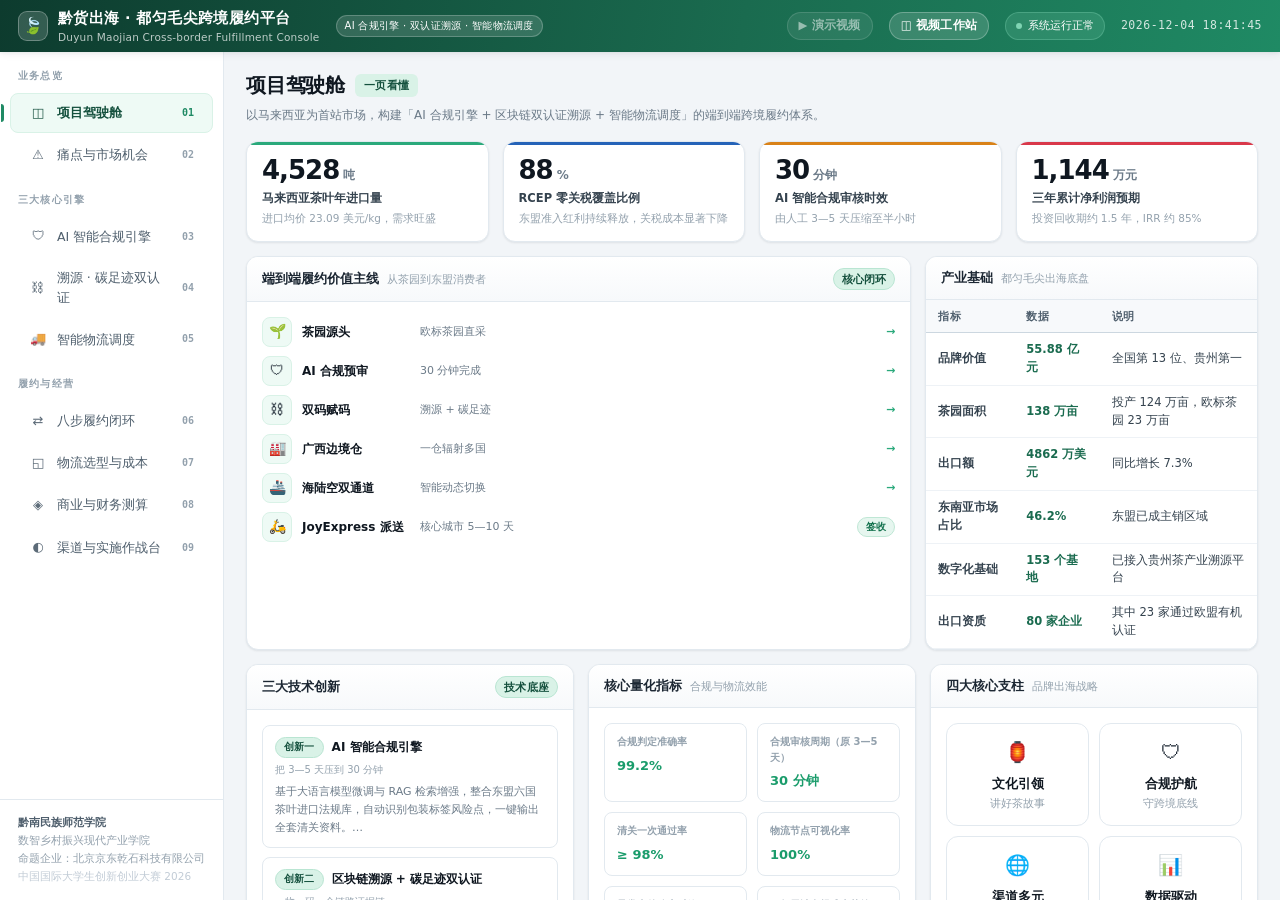
<file: index.html>
<!DOCTYPE html>
<html lang="zh-CN">
<head>
<meta charset="UTF-8">
<meta name="viewport" content="width=device-width, initial-scale=1.0">
<title>黔货出海 · 都匀毛尖 | 跨境物流与合规履约 Demo</title>
<style>
/* ============================================================
 * 黔货出海 · 都匀毛尖 | Demo 样式系统（浅色企业级控制台）
 * 股票/财务色约定：涨=红(#d9384a) 跌=绿(#1a9c6b)
 * ============================================================ */

:root {
  --tea-900: #0d3b2e;
  --tea-800: #14503d;
  --tea-700: #1a6b4f;
  --tea-600: #1f8a64;
  --tea-500: #2aa97b;
  --tea-300: #7fd4b3;
  --tea-100: #d9f2e7;
  --tea-50: #eefaf5;

  --ink-900: #0f1720;
  --ink-800: #1c2733;
  --ink-700: #35434f;
  --ink-600: #4f5f6d;
  --ink-500: #6b7a88;
  --ink-400: #93a1ad;
  --ink-300: #c2ccd6;
  --ink-200: #dfe6ec;
  --ink-100: #eef2f6;
  --ink-50: #f7f9fb;

  --up: #d9384a;      /* 涨 / 正向 */
  --down: #1a9c6b;    /* 跌 / 负向 */
  --amber: #d98218;
  --blue: #2563b8;
  --violet: #6b4bc4;

  --bg: #f2f5f8;
  --panel: #ffffff;
  --line: #e2e9ef;
  --line-strong: #ccd7e0;

  --r-sm: 8px;
  --r: 12px;
  --r-lg: 16px;

  --sh-1: 0 1px 2px rgba(16, 32, 48, .05), 0 1px 3px rgba(16, 32, 48, .04);
  --sh-2: 0 2px 8px rgba(16, 32, 48, .07), 0 1px 3px rgba(16, 32, 48, .05);
  --sh-3: 0 8px 24px rgba(16, 32, 48, .10), 0 2px 8px rgba(16, 32, 48, .06);
  --sh-4: 0 16px 48px rgba(16, 32, 48, .14);

  --rail: 224px;
  --sans: "Microsoft YaHei", "PingFang SC", "Hiragino Sans GB", system-ui, -apple-system, "Segoe UI", sans-serif;
  --mono: "Consolas", "SFMono-Regular", "Cascadia Mono", Menlo, monospace;
}

* { box-sizing: border-box; }

html, body {
  margin: 0; padding: 0; height: 100%;
  font-family: var(--sans);
  background: var(--bg);
  color: var(--ink-800);
  font-size: 13px;
  line-height: 1.55;
  -webkit-font-smoothing: antialiased;
  overflow: hidden;
}

#app { height: 100vh; display: flex; flex-direction: column; }

/* ---------------- 顶栏 ---------------- */
.topbar {
  height: 52px; flex: 0 0 52px;
  background: linear-gradient(100deg, var(--tea-900) 0%, var(--tea-700) 58%, var(--tea-600) 100%);
  color: #fff;
  display: flex; align-items: center; gap: 16px;
  padding: 0 18px;
  box-shadow: var(--sh-2);
  z-index: 40;
}
.tb-brand { display: flex; align-items: center; gap: 10px; }
.tb-logo {
  width: 30px; height: 30px; border-radius: 9px;
  background: rgba(255,255,255,.16);
  border: 1px solid rgba(255,255,255,.28);
  display: grid; place-items: center;
  font-size: 16px;
}
.tb-title { font-size: 14.5px; font-weight: 700; letter-spacing: .4px; }
.tb-sub { font-size: 10.5px; opacity: .72; letter-spacing: .2px; }
.tb-tag {
  font-size: 10px; padding: 2.5px 8px; border-radius: 20px;
  background: rgba(255,255,255,.14); border: 1px solid rgba(255,255,255,.22);
  letter-spacing: .3px;
}
.tb-spacer { flex: 1; }
.tb-clock { font-family: var(--mono); font-size: 11.5px; opacity: .8; letter-spacing: .5px; }
.tb-status {
  display: flex; align-items: center; gap: 6px; font-size: 11px;
  padding: 4px 10px; border-radius: 20px;
  background: rgba(127, 212, 179, .18); border: 1px solid rgba(127,212,179,.34);
}
.tb-dot { width: 6px; height: 6px; border-radius: 50%; background: var(--tea-300); animation: pulse 1.8s infinite; }
@keyframes pulse { 0%,100%{opacity:1;transform:scale(1)} 50%{opacity:.45;transform:scale(.82)} }

/* ---------------- 主体 ---------------- */
.body { flex: 1; display: flex; min-height: 0; }

/* ---------------- 左侧导航 ---------------- */
.rail {
  width: var(--rail); flex: 0 0 var(--rail);
  background: var(--panel);
  border-right: 1px solid var(--line);
  display: flex; flex-direction: column;
  overflow-y: auto;
  z-index: 30;
}
.rail-label {
  font-size: 10px; font-weight: 700; color: var(--ink-400);
  letter-spacing: 1.2px; text-transform: uppercase;
  padding: 16px 18px 8px;
}
.nav-item {
  display: flex; align-items: center; gap: 10px;
  padding: 9px 18px; margin: 1px 10px;
  border-radius: var(--r-sm);
  color: var(--ink-600); cursor: pointer;
  font-size: 12.5px; font-weight: 500;
  transition: background .14s, color .14s;
  border: 1px solid transparent;
  position: relative;
}
.nav-item:hover { background: var(--ink-50); color: var(--ink-900); }
.nav-item.active {
  background: var(--tea-50); color: var(--tea-800);
  border-color: var(--tea-100); font-weight: 700;
}
.nav-item.active::before {
  content: ''; position: absolute; left: -10px; top: 50%; transform: translateY(-50%);
  width: 3px; height: 18px; background: var(--tea-600); border-radius: 0 3px 3px 0;
}
.nav-ico { width: 18px; text-align: center; font-size: 13px; opacity: .92; }
.nav-num { font-family: var(--mono); font-size: 10px; color: var(--ink-400); margin-left: auto; font-weight: 600; }
.nav-item.active .nav-num { color: var(--tea-600); }

.rail-foot {
  margin-top: auto; padding: 14px 18px;
  border-top: 1px solid var(--line);
  font-size: 10.5px; color: var(--ink-400); line-height: 1.7;
}
.rail-foot b { color: var(--ink-600); font-weight: 600; display: block; font-size: 11px; }

/* ---------------- 内容区 ---------------- */
.stage { flex: 1; min-width: 0; overflow-y: auto; overflow-x: hidden; scroll-behavior: smooth; }
.view { display: none; padding: 18px 22px 40px; }
.view.active { display: block; animation: fadeUp .3s ease; }
@keyframes fadeUp { from{opacity:0;transform:translateY(8px)} to{opacity:1;transform:none} }

.page-head { margin-bottom: 16px; }
.page-head h1 {
  margin: 0 0 5px; font-size: 20px; font-weight: 800;
  color: var(--ink-900); letter-spacing: -.2px;
  display: flex; align-items: center; gap: 10px;
}
.page-head h1 .badge {
  font-size: 10.5px; font-weight: 700; padding: 3px 9px; border-radius: 6px;
  background: var(--tea-100); color: var(--tea-800); letter-spacing: .3px;
}
.page-head p { margin: 0; color: var(--ink-500); font-size: 12px; max-width: 860px; }

/* ---------------- 通用面板 ---------------- */
.panel {
  background: var(--panel); border: 1px solid var(--line);
  border-radius: var(--r); box-shadow: var(--sh-1);
  overflow: hidden;
}
.panel-head {
  display: flex; align-items: center; gap: 8px;
  padding: 11px 15px; border-bottom: 1px solid var(--line);
  background: linear-gradient(180deg, #fff, var(--ink-50));
}
.panel-head h3 { margin: 0; font-size: 13px; font-weight: 700; color: var(--ink-800); }
.panel-head .sub { font-size: 10.5px; color: var(--ink-400); }
.panel-head .right { margin-left: auto; display: flex; align-items: center; gap: 8px; }
.panel-body { padding: 15px; }
.panel-body.tight { padding: 0; }

.grid { display: grid; gap: 14px; }
.g2 { grid-template-columns: repeat(2, 1fr); }
.g3 { grid-template-columns: repeat(3, 1fr); }
.g4 { grid-template-columns: repeat(4, 1fr); }
.g5 { grid-template-columns: repeat(5, 1fr); }
.g-2-1 { grid-template-columns: 2fr 1fr; }
.g-1-2 { grid-template-columns: 1fr 2fr; }
.g-32 { grid-template-columns: 1.6fr 1fr; }

/* ---------------- KPI ---------------- */
.kpi {
  background: var(--panel); border: 1px solid var(--line);
  border-radius: var(--r); padding: 14px 15px;
  box-shadow: var(--sh-1); position: relative; overflow: hidden;
}
.kpi::after {
  content: ''; position: absolute; top: 0; left: 0; right: 0; height: 3px;
  background: var(--tea-500);
}
.kpi.green::after { background: var(--tea-500); }
.kpi.blue::after { background: var(--blue); }
.kpi.amber::after { background: var(--amber); }
.kpi.red::after { background: var(--up); }
.kpi-val {
  font-size: 26px; font-weight: 800; line-height: 1.1;
  color: var(--ink-900); letter-spacing: -1px;
  display: flex; align-items: baseline; gap: 4px;
  font-variant-numeric: tabular-nums;
}
.kpi-val small { font-size: 12px; font-weight: 700; color: var(--ink-500); letter-spacing: 0; }
.kpi-lab { font-size: 11.5px; font-weight: 700; color: var(--ink-700); margin-top: 6px; }
.kpi-note { font-size: 10.5px; color: var(--ink-400); margin-top: 3px; line-height: 1.5; }

/* ---------------- 统计条 ---------------- */
.stat-row { display: flex; gap: 0; }
.stat {
  flex: 1; padding: 11px 14px;
  border-right: 1px solid var(--line);
}
.stat:last-child { border-right: none; }
.stat .v { font-size: 17px; font-weight: 800; color: var(--ink-900); font-variant-numeric: tabular-nums; }
.stat .k { font-size: 10.5px; color: var(--ink-500); margin-top: 2px; }

/* ---------------- 表格 ---------------- */
table.tbl { width: 100%; border-collapse: collapse; font-size: 11.5px; }
table.tbl th {
  text-align: left; padding: 8px 12px;
  background: var(--ink-50); color: var(--ink-600);
  font-weight: 700; font-size: 10.5px; letter-spacing: .3px;
  border-bottom: 1px solid var(--line-strong); white-space: nowrap;
}
table.tbl td {
  padding: 8px 12px; border-bottom: 1px solid var(--ink-100);
  color: var(--ink-700); vertical-align: middle;
}
table.tbl tbody tr:hover { background: var(--tea-50); }
table.tbl td.num { text-align: right; font-family: var(--mono); font-variant-numeric: tabular-nums; }
table.tbl tr.total-row td { background: var(--ink-50); font-weight: 800; color: var(--ink-900); }

/* ---------------- 标签 ---------------- */
.tag {
  display: inline-flex; align-items: center; gap: 4px;
  padding: 2px 8px; border-radius: 20px;
  font-size: 10.5px; font-weight: 700; letter-spacing: .2px;
  border: 1px solid transparent; white-space: nowrap;
}
.tag.teal { background: var(--tea-100); color: var(--tea-800); border-color: #b9e5d2; }
.tag.red { background: #fdecee; color: #b32436; border-color: #f7cbd2; }
.tag.green { background: #e6f6ef; color: #14724e; border-color: #bfe7d5; }
.tag.amber { background: #fdf3e3; color: #9a5c0d; border-color: #f6dcb4; }
.tag.blue { background: #eaf1fb; color: #1d4e94; border-color: #c6dbf5; }
.tag.slate { background: var(--ink-100); color: var(--ink-600); border-color: var(--ink-200); }
.tag.violet { background: #f0ecfc; color: #5236a3; border-color: #d9cff7; }

/* ---------------- 按钮 ---------------- */
.btn {
  display: inline-flex; align-items: center; gap: 6px;
  padding: 7px 14px; border-radius: var(--r-sm);
  font-size: 12px; font-weight: 700; font-family: var(--sans);
  background: var(--tea-700); color: #fff;
  border: 1px solid var(--tea-700); cursor: pointer;
  transition: all .14s; white-space: nowrap;
}
.btn:hover { background: var(--tea-800); box-shadow: var(--sh-2); }
.btn:active { transform: translateY(1px); }
.btn.ghost { background: #fff; color: var(--ink-700); border-color: var(--line-strong); }
.btn.ghost:hover { background: var(--ink-50); border-color: var(--ink-300); color: var(--ink-900); }
.btn.amber { background: var(--amber); border-color: var(--amber); }
.btn.amber:hover { background: #bf7214; }
.btn.sm { padding: 5px 11px; font-size: 11px; }
.btn:disabled { opacity: .5; cursor: not-allowed; }

/* ---------------- 进度 / 计量 ---------------- */
.meter { height: 7px; background: var(--ink-100); border-radius: 20px; overflow: hidden; }
.meter > i {
  display: block; height: 100%; border-radius: 20px;
  background: linear-gradient(90deg, var(--tea-500), var(--tea-700));
  transition: width .7s cubic-bezier(.22,.68,.36,1);
}
.meter.slim { height: 5px; }

/* ---------------- 环形进度 ---------------- */
.ring { position: relative; display: grid; place-items: center; }
.ring svg { transform: rotate(-90deg); }
.ring circle { fill: none; stroke-linecap: round; }
.ring .bg { stroke: var(--ink-100); }
.ring .fg { stroke: var(--tea-600); transition: stroke-dashoffset 1s cubic-bezier(.22,.68,.36,1); }
.ring .val {
  position: absolute; inset: 0; display: grid; place-items: center;
  font-size: 15px; font-weight: 800; color: var(--ink-900);
  font-variant-numeric: tabular-nums;
}

/* ---------------- 八步闭环流程 ---------------- */
.flow-track {
  position: relative; padding: 8px 0 4px;
}
.flow-steps { display: flex; gap: 0; position: relative; }
.flow-step {
  flex: 1; min-width: 0; position: relative;
  padding: 0 5px; cursor: pointer;
}
.flow-step .node {
  width: 34px; height: 34px; border-radius: 50%;
  background: #fff; border: 2px solid var(--ink-300);
  display: grid; place-items: center;
  font-family: var(--mono); font-size: 11px; font-weight: 800;
  color: var(--ink-500); margin: 0 auto 8px;
  transition: all .3s; position: relative; z-index: 2;
}
.flow-step .bar {
  position: absolute; top: 16px; left: 50%; right: -50%; height: 2px;
  background: var(--ink-200); z-index: 1; transition: background .3s;
}
.flow-step:last-child .bar { display: none; }
.flow-step .lbl {
  text-align: center; font-size: 11px; font-weight: 700;
  color: var(--ink-600); transition: color .3s;
}
.flow-step .dur {
  text-align: center; font-size: 9.5px; color: var(--ink-400);
  font-family: var(--mono); margin-top: 2px;
}
.flow-step.done .node { background: var(--tea-600); border-color: var(--tea-600); color: #fff; }
.flow-step.done .bar { background: var(--tea-500); }
.flow-step.done .lbl { color: var(--tea-800); }
.flow-step.active .node {
  background: #fff; border-color: var(--tea-600); color: var(--tea-700);
  box-shadow: 0 0 0 5px rgba(42,169,123,.16); transform: scale(1.1);
}
.flow-step.active .lbl { color: var(--tea-700); font-weight: 800; }
.flow-step.active .bar { background: linear-gradient(90deg, var(--tea-500), var(--ink-200)); }

/* ---------------- 步骤详情卡 ---------------- */
.step-detail {
  margin-top: 16px; border: 1px solid var(--line); border-radius: var(--r);
  background: linear-gradient(160deg, var(--tea-50), #fff 55%);
  padding: 16px; min-height: 168px;
}
.step-detail .sd-head { display: flex; align-items: center; gap: 10px; margin-bottom: 10px; }
.sd-no {
  font-family: var(--mono); font-size: 20px; font-weight: 800;
  color: var(--tea-500); letter-spacing: -1px;
}
.sd-title { font-size: 15px; font-weight: 800; color: var(--ink-900); }
.sd-en { font-size: 10.5px; color: var(--ink-400); font-family: var(--mono); }
.sd-desc { font-size: 12px; color: var(--ink-600); line-height: 1.75; margin: 0 0 12px; }
.sd-cols { display: grid; grid-template-columns: repeat(3, 1fr); gap: 12px; }
.sd-box {
  background: #fff; border: 1px solid var(--line); border-radius: var(--r-sm);
  padding: 10px 12px;
}
.sd-box .bt {
  font-size: 10px; font-weight: 800; color: var(--ink-400);
  letter-spacing: .8px; margin-bottom: 6px;
}
.sd-box ul { margin: 0; padding-left: 15px; }
.sd-box li { font-size: 11.5px; color: var(--ink-700); margin-bottom: 3px; }
.sd-box .sys { font-size: 11.5px; color: var(--tea-800); font-weight: 700; }

/* ---------------- 合规引擎 ---------------- */
.engine-bar {
  display: flex; align-items: center; gap: 12px; flex-wrap: wrap;
  background: linear-gradient(100deg, var(--tea-900), var(--tea-700));
  border-radius: var(--r); padding: 14px 16px; color: #fff;
  box-shadow: var(--sh-2);
}
.engine-bar .eb-t { font-size: 13.5px; font-weight: 800; }
.engine-bar .eb-d { font-size: 10.5px; opacity: .75; margin-top: 2px; }
.engine-bar .eb-sp { flex: 1; }
.engine-chips { display: flex; gap: 7px; flex-wrap: wrap; }
.engine-chip {
  font-size: 10.5px; font-family: var(--mono); padding: 4px 9px;
  background: rgba(255,255,255,.12); border: 1px solid rgba(255,255,255,.2);
  border-radius: 6px; letter-spacing: .3px;
}

.audit-progress {
  display: flex; align-items: center; gap: 10px;
  padding: 10px 15px; border-bottom: 1px solid var(--line);
  background: var(--ink-50);
}
.audit-progress .ap-t { font-size: 11.5px; font-weight: 700; color: var(--ink-700); }
.audit-progress .ap-v { font-family: var(--mono); font-size: 11.5px; color: var(--tea-700); font-weight: 700; margin-left: auto; }
.ap-meter { flex: 1; }

/* 单据流 */
.doc-flow { display: flex; flex-direction: column; gap: 7px; }
.doc-item {
  display: flex; align-items: center; gap: 10px;
  padding: 9px 12px; border: 1px solid var(--line); border-radius: var(--r-sm);
  background: #fff; font-size: 11.5px; transition: all .3s;
}
.doc-item .di-ico { font-size: 14px; width: 20px; text-align: center; }
.doc-item .di-name { font-weight: 700; color: var(--ink-700); }
.doc-item .di-meta { font-size: 10px; color: var(--ink-400); font-family: var(--mono); }
.doc-item .di-st { margin-left: auto; }
.doc-item.pending { opacity: .42; }
.doc-item.gen { border-color: var(--tea-300); background: var(--tea-50); }

/* ---------------- 物流对比 ---------------- */
.mode-card {
  border: 1.5px solid var(--line); border-radius: var(--r); background: #fff;
  padding: 15px; position: relative; transition: all .22s;
}
.mode-card.rec {
  border-color: var(--tea-500);
  box-shadow: 0 4px 18px rgba(31,138,100,.14);
  background: linear-gradient(170deg, var(--tea-50), #fff 40%);
}
.mode-card .mc-flag {
  position: absolute; top: -9px; right: 12px;
  background: var(--tea-600); color: #fff; font-size: 10px; font-weight: 800;
  padding: 2.5px 9px; border-radius: 20px; letter-spacing: .4px;
  box-shadow: var(--sh-1);
}
.mode-card .mc-name { font-size: 14.5px; font-weight: 800; color: var(--ink-900); }
.mode-card .mc-score {
  font-size: 30px; font-weight: 800; color: var(--tea-700);
  line-height: 1; letter-spacing: -1.5px; font-variant-numeric: tabular-nums;
}
.mode-card .mc-score small { font-size: 11px; color: var(--ink-400); letter-spacing: 0; font-weight: 700; }
.mode-card .mc-meta { display: flex; gap: 14px; margin: 10px 0; }
.mode-card .mc-meta div { font-size: 10.5px; color: var(--ink-500); }
.mode-card .mc-meta b { display: block; font-size: 13px; color: var(--ink-900); font-weight: 800; font-variant-numeric: tabular-nums; }
.mode-card ul { margin: 8px 0 0; padding: 0; list-style: none; }
.mode-card li { font-size: 11px; color: var(--ink-600); padding-left: 14px; position: relative; margin-bottom: 3px; line-height: 1.5; }
.mode-card li.pro::before { content: '＋'; position: absolute; left: 0; color: var(--down); font-weight: 800; }
.mode-card li.con::before { content: '－'; position: absolute; left: 0; color: var(--up); font-weight: 800; }

/* ---------------- 风险矩阵 ---------------- */
.risk-cell {
  border: 1px solid var(--line); border-radius: var(--r-sm); padding: 10px 12px;
  background: #fff; border-left-width: 3px;
}
.risk-cell.high { border-left-color: var(--up); }
.risk-cell.midhigh { border-left-color: var(--amber); }
.risk-cell.mid { border-left-color: var(--blue); }
.risk-cell .rc-n { font-size: 12.5px; font-weight: 800; color: var(--ink-900); display: flex; align-items: center; gap: 7px; }
.risk-cell .rc-d { font-size: 11px; color: var(--ink-500); margin-top: 4px; line-height: 1.55; }
.risk-cell .rc-m { display: flex; gap: 12px; margin-top: 7px; font-size: 10.5px; color: var(--ink-500); }
.risk-cell .rc-m b { color: var(--ink-800); font-weight: 700; }

.alert-card {
  border: 1px solid var(--line); border-radius: var(--r); overflow: hidden;
  background: #fff;
}
.alert-card .ac-head {
  padding: 10px 14px; display: flex; align-items: center; gap: 9px;
  border-bottom: 1px solid var(--line);
}
.alert-card.red .ac-head { background: linear-gradient(90deg, #fdecee, #fff); }
.alert-card.amber .ac-head { background: linear-gradient(90deg, #fdf3e3, #fff); }
.alert-card.blue .ac-head { background: linear-gradient(90deg, #eaf1fb, #fff); }
.alert-card .ac-l { font-size: 13px; font-weight: 800; color: var(--ink-900); }
.alert-card .ac-w { font-size: 11px; font-family: var(--mono); font-weight: 700; margin-left: auto; }
.alert-card.red .ac-w { color: var(--up); }
.alert-card.amber .ac-w { color: var(--amber); }
.alert-card.blue .ac-w { color: var(--blue); }
.alert-card ul { margin: 0; padding: 11px 14px 12px 28px; }
.alert-card li { font-size: 11.5px; color: var(--ink-600); margin-bottom: 5px; line-height: 1.6; }

/* ---------------- 渠道矩阵 ---------------- */
.chan-row {
  display: flex; align-items: center; gap: 14px;
  padding: 12px 15px; border-bottom: 1px solid var(--ink-100);
  transition: background .15s;
}
.chan-row:hover { background: var(--tea-50); }
.chan-row:last-child { border-bottom: none; }
.chan-type {
  font-size: 10px; font-weight: 800; padding: 3px 8px; border-radius: 5px;
  width: 62px; text-align: center; flex: 0 0 62px;
}
.chan-plat { font-size: 13px; font-weight: 800; color: var(--ink-900); flex: 0 0 150px; }
.chan-pos { font-size: 11px; color: var(--ink-500); flex: 0 0 110px; }
.chan-str { font-size: 11.5px; color: var(--ink-600); flex: 1; }

/* ---------------- 时间轴 ---------------- */
.timeline { position: relative; padding-left: 26px; }
.timeline::before {
  content: ''; position: absolute; left: 7px; top: 6px; bottom: 6px;
  width: 2px; background: var(--ink-200);
}
.tl-item { position: relative; padding-bottom: 16px; }
.tl-item:last-child { padding-bottom: 0; }
.tl-item::before {
  content: ''; position: absolute; left: -23px; top: 5px;
  width: 12px; height: 12px; border-radius: 50%;
  background: #fff; border: 2.5px solid var(--ink-300);
}
.tl-item.done::before { background: var(--tea-600); border-color: var(--tea-600); }
.tl-item.active::before {
  background: #fff; border-color: var(--tea-600);
  box-shadow: 0 0 0 4px rgba(42,169,123,.18);
}
.tl-time { font-family: var(--mono); font-size: 10.5px; color: var(--ink-400); font-weight: 700; }
.tl-place { font-size: 12.5px; font-weight: 800; color: var(--ink-900); margin: 1px 0 2px; }
.tl-act { font-size: 11.5px; color: var(--ink-600); line-height: 1.6; }
.tl-temp {
  font-family: var(--mono); font-size: 10px; color: var(--tea-700);
  background: var(--tea-50); border: 1px solid var(--tea-100);
  padding: 1px 7px; border-radius: 20px; display: inline-block; margin-top: 5px;
}

/* ---------------- 溯源 ---------------- */
.code-card {
  background: linear-gradient(160deg, var(--tea-900), var(--tea-700));
  border-radius: var(--r); padding: 16px; color: #fff; position: relative; overflow: hidden;
}
.code-card::after {
  content: ''; position: absolute; right: -30px; bottom: -40px;
  width: 150px; height: 150px; border-radius: 50%;
  background: rgba(127,212,179,.16);
}
.code-qr {
  width: 108px; height: 108px; background: #fff; border-radius: 10px;
  padding: 7px; display: grid; place-items: center; flex: 0 0 108px;
  box-shadow: var(--sh-3);
}
.code-qr canvas { display: block; }
.code-meta { position: relative; z-index: 2; }
.code-meta .cm-t { font-size: 15px; font-weight: 800; letter-spacing: .3px; }
.code-meta .cm-s { font-size: 10.5px; opacity: .74; margin-top: 3px; line-height: 1.6; }
.code-hash {
  font-family: var(--mono); font-size: 10px; opacity: .8;
  background: rgba(255,255,255,.1); border: 1px solid rgba(255,255,255,.16);
  padding: 3px 8px; border-radius: 5px; display: inline-block; margin-top: 6px;
}

/* ---------------- 财务 ---------------- */
.bar-chart { display: flex; align-items: flex-end; gap: 22px; height: 190px; padding: 10px 6px 0; }
.bar-col { flex: 1; display: flex; flex-direction: column; align-items: center; justify-content: flex-end; height: 100%; }
.bar-stack { width: 100%; max-width: 74px; display: flex; flex-direction: column; justify-content: flex-end; height: 100%; gap: 3px; }
.bar-seg {
  width: 100%; border-radius: 5px 5px 0 0; position: relative;
  display: grid; place-items: center; color: #fff; font-size: 10px; font-weight: 800;
  transition: height .9s cubic-bezier(.22,.68,.36,1); min-height: 4px;
  font-variant-numeric: tabular-nums;
}
.bar-seg.rev { background: linear-gradient(180deg, #2f66b5, #234f8e); }
.bar-seg.pro { background: linear-gradient(180deg, var(--down), #14724e); border-radius: 0 0 5px 5px; }
.bar-lab { font-size: 11px; font-weight: 700; color: var(--ink-600); margin-top: 9px; text-align: center; }
.bar-sub { font-size: 9.5px; color: var(--ink-400); text-align: center; margin-top: 1px; }

.legend { display: flex; gap: 16px; align-items: center; font-size: 10.5px; color: var(--ink-500); }
.legend i { width: 10px; height: 10px; border-radius: 3px; display: inline-block; margin-right: 5px; vertical-align: -1px; }

/* 堆叠成本条 */
.cost-stack { display: flex; height: 40px; border-radius: var(--r-sm); overflow: hidden; box-shadow: var(--sh-1); }
.cost-seg {
  display: grid; place-items: center; color: #fff; font-size: 10.5px; font-weight: 800;
  transition: flex .6s; cursor: pointer; position: relative;
}
.cost-seg:hover { filter: brightness(1.08); }
.cost-legend { display: grid; grid-template-columns: repeat(3, 1fr); gap: 9px; margin-top: 12px; }
.cost-leg {
  display: flex; align-items: center; gap: 8px; padding: 7px 10px;
  border: 1px solid var(--line); border-radius: var(--r-sm); background: #fff;
  font-size: 11px;
}
.cost-leg i { width: 11px; height: 11px; border-radius: 3px; flex: 0 0 11px; }
.cost-leg .cl-n { font-weight: 700; color: var(--ink-700); }
.cost-leg .cl-v { margin-left: auto; font-family: var(--mono); font-weight: 800; color: var(--ink-900); font-size: 11.5px; }

/* ---------------- 条形对比 ---------------- */
.cmp-row { display: flex; align-items: center; gap: 12px; margin-bottom: 9px; }
.cmp-lab { font-size: 11.5px; font-weight: 700; color: var(--ink-700); flex: 0 0 108px; }
.cmp-track { flex: 1; height: 20px; background: var(--ink-100); border-radius: 5px; overflow: hidden; position: relative; }
.cmp-fill {
  height: 100%; border-radius: 5px; transition: width .8s cubic-bezier(.22,.68,.36,1);
  display: flex; align-items: center; justify-content: flex-end; padding-right: 7px;
  color: #fff; font-size: 10.5px; font-weight: 800; font-variant-numeric: tabular-nums;
}
.cmp-val { font-family: var(--mono); font-size: 11px; font-weight: 700; color: var(--ink-600); flex: 0 0 74px; text-align: right; }

/* ---------------- 支柱 ---------------- */
.pillar {
  border: 1px solid var(--line); border-radius: var(--r); background: #fff;
  padding: 13px; text-align: center; transition: all .2s;
}
.pillar:hover { border-color: var(--tea-300); box-shadow: var(--sh-2); transform: translateY(-2px); }
.pillar .p-ico { font-size: 20px; margin-bottom: 6px; }
.pillar .p-t { font-size: 12.5px; font-weight: 800; color: var(--ink-900); }
.pillar .p-d { font-size: 10.5px; color: var(--ink-400); margin-top: 2px; }

/* ---------------- 时间轴阶段（里程碑） ---------------- */
.ms-row {
  display: flex; align-items: stretch; border: 1px solid var(--line);
  border-radius: var(--r); background: #fff; overflow: hidden;
  margin-bottom: 10px; transition: all .2s;
}
.ms-row:hover { box-shadow: var(--sh-2); border-color: var(--tea-300); }
.ms-no {
  flex: 0 0 58px; display: grid; place-items: center;
  background: linear-gradient(170deg, var(--tea-700), var(--tea-900));
  color: #fff; font-family: var(--mono); font-size: 17px; font-weight: 800;
}
.ms-main { flex: 1; padding: 11px 14px; }
.ms-head { display: flex; align-items: center; gap: 10px; margin-bottom: 6px; }
.ms-name { font-size: 13.5px; font-weight: 800; color: var(--ink-900); }
.ms-time { font-family: var(--mono); font-size: 10.5px; color: var(--tea-700); font-weight: 700; background: var(--tea-50); padding: 2px 8px; border-radius: 20px; }
.ms-cols { display: grid; grid-template-columns: 1fr 1fr; gap: 14px; }
.ms-cols .mc-t { font-size: 9.5px; font-weight: 800; color: var(--ink-400); letter-spacing: .7px; margin-bottom: 3px; }
.ms-cols li { font-size: 11px; color: var(--ink-600); line-height: 1.6; }

/* ---------------- 吐司 / 提示 ---------------- */
.toast {
  position: fixed; right: 22px; bottom: 22px; z-index: 200;
  background: var(--ink-900); color: #fff; padding: 11px 16px;
  border-radius: var(--r); font-size: 12px; font-weight: 600;
  box-shadow: var(--sh-4); display: flex; align-items: center; gap: 9px;
  opacity: 0; transform: translateY(14px); transition: all .3s;
  pointer-events: none; max-width: 380px;
}
.toast.show { opacity: 1; transform: none; }
.toast .t-ico { font-size: 15px; }

/* ---------------- 空状态 / 加载 ---------------- */
.spin {
  width: 13px; height: 13px; border: 2px solid rgba(255,255,255,.3);
  border-top-color: #fff; border-radius: 50%; animation: spin .7s linear infinite;
}
.spin.dark { border-color: var(--ink-200); border-top-color: var(--tea-600); }
@keyframes spin { to { transform: rotate(360deg); } }

.blink { animation: blink 1.2s infinite; }
@keyframes blink { 0%,100%{opacity:1} 50%{opacity:.28} }

/* ---------------- 滚动条 ---------------- */
.stage::-webkit-scrollbar, .rail::-webkit-scrollbar, .scroll-y::-webkit-scrollbar { width: 9px; height: 9px; }
.stage::-webkit-scrollbar-thumb, .rail::-webkit-scrollbar-thumb, .scroll-y::-webkit-scrollbar-thumb {
  background: var(--ink-300); border-radius: 20px; border: 2px solid transparent; background-clip: padding-box;
}
.stage::-webkit-scrollbar-thumb:hover, .rail::-webkit-scrollbar-thumb:hover { background: var(--ink-400); background-clip: padding-box; }
.scroll-y { overflow-y: auto; }

/* ---------------- 工具类 ---------------- */
.flex { display: flex; } .aic { align-items: center; } .jcb { justify-content: space-between; }
.gap4{gap:4px}.gap6{gap:6px}.gap8{gap:8px}.gap10{gap:10px}.gap12{gap:12px}.gap14{gap:14px}.gap16{gap:16px}
.mt4{margin-top:4px}.mt6{margin-top:6px}.mt8{margin-top:8px}.mt10{margin-top:10px}.mt12{margin-top:12px}
.mt14{margin-top:14px}.mt16{margin-top:16px}.mt18{margin-top:18px}.mb8{margin-bottom:8px}.mb12{margin-bottom:12px}
.tc { text-align: center; } .tr { text-align: right; }
.mono { font-family: var(--mono); }
.muted { color: var(--ink-400); } .dim { color: var(--ink-500); }
.b7 { font-weight: 700; } .b8 { font-weight: 800; }
.f10{font-size:10px}.f11{font-size:11px}.f12{font-size:12px}.f13{font-size:13px}
.up { color: var(--up); } .down { color: var(--down); }
.hide { display: none !important; }

/* ---------------- 数据高亮动效 ---------------- */
.count-flash { animation: countFlash .55s ease; }
@keyframes countFlash { 0%{ color: var(--tea-600); transform: scale(1.06) } 100%{ color: inherit; transform: none } }

.row-in { animation: rowIn .34s ease backwards; }
@keyframes rowIn { from { opacity: 0; transform: translateX(-8px) } to { opacity: 1; transform: none } }

/* ---------------- 覆盖层（演示录制用光标提示） ---------------- */
#cursor {
  position: fixed; z-index: 9999; width: 22px; height: 22px;
  pointer-events: none; opacity: 0; transition: opacity .2s;
  filter: drop-shadow(0 1px 2px rgba(0,0,0,.35));
}
#cursor.on { opacity: 1; }
#cursor::before {
  content: ''; position: absolute; inset: 0;
  background: #fff; clip-path: polygon(0 0, 0 72%, 26% 55%, 42% 100%, 56% 92%, 40% 48%, 100% 46%);
  border-radius: 2px;
}
#click-ring {
  position: fixed; z-index: 9998; width: 40px; height: 40px;
  margin: -20px 0 0 -20px; border-radius: 50%;
  border: 2.5px solid var(--tea-500); pointer-events: none; opacity: 0;
}
#click-ring.go { animation: clickRing .55s ease-out; }
@keyframes clickRing {
  0% { opacity: .95; transform: scale(.28); }
  100% { opacity: 0; transform: scale(1.55); }
}

/* ---------------- 目标高亮 ---------------- */
.hl-target {
  position: relative;
  box-shadow: 0 0 0 3px rgba(42,169,123,.34), 0 0 0 8px rgba(42,169,123,.11) !important;
  border-radius: var(--r);
  transition: box-shadow .3s;
}


/* ============================================================
 * 09 渠道与实施作战台
 * ============================================================ */

/* 渠道流转条 */
.flow-strip { display: flex; align-items: center; gap: 10px; }
.fs-node {
  flex: 1; border-radius: var(--r); padding: 12px 14px;
  background: var(--ink-50); border: 1px solid var(--line);
  border-left: 3px solid var(--ink-300);
}
.fs-node.red   { border-left-color: var(--up);    background: #fdf3f4; }
.fs-node.blue  { border-left-color: var(--blue);  background: #f3f7fd; }
.fs-node.green { border-left-color: var(--tea-600); background: var(--tea-50); }
.fs-t { font-size: 12.5px; font-weight: 700; color: var(--ink-900); }
.fs-s { font-size: 10.5px; color: var(--ink-500); margin-top: 3px; }
.fs-arrow { flex: 0 0 auto; color: var(--ink-300); font-size: 15px; font-weight: 700; }

/* 甘特图 */
#gantt { font-size: 11px; }
.g-axis { display: flex; align-items: flex-end; margin-bottom: 6px; }
.g-axis .g-label { flex: 0 0 132px; }
.g-ticks { flex: 1; display: flex; }
.g-tick {
  flex: 1; text-align: center; font-size: 9.5px; color: var(--ink-400);
  padding-bottom: 4px; border-bottom: 1px solid var(--line); line-height: 1.25;
}
.g-tick-major { color: var(--ink-700); font-weight: 700; border-bottom-color: var(--line-strong); }
.g-row { display: flex; align-items: center; margin-bottom: 5px; }
.g-label {
  flex: 0 0 132px; font-size: 11px; color: var(--ink-700);
  display: flex; align-items: center; gap: 6px;
  white-space: nowrap; overflow: hidden; text-overflow: ellipsis; padding-right: 8px;
}
.g-ph { width: 3px; height: 13px; border-radius: 2px; flex: 0 0 3px; display: inline-block; }
.g-track {
  flex: 1; position: relative; height: 20px;
  background: repeating-linear-gradient(90deg, var(--ink-100) 0, var(--ink-100) calc(6.25% - 1px), transparent calc(6.25% - 1px), transparent 6.25%);
  border-radius: 5px;
}
.g-bar {
  position: absolute; top: 0; height: 20px; border-radius: 5px;
  color: #fff; font-size: 9.5px; font-weight: 700;
  display: flex; align-items: center; justify-content: center;
  white-space: nowrap; overflow: hidden;
}

/* 顶栏外链按钮（发布版） */
.tb-btn {
  display: inline-flex; align-items: center; gap: 5px;
  height: 28px; padding: 0 11px; border-radius: 14px;
  background: rgba(255,255,255,.14);
  border: 1px solid rgba(255,255,255,.26);
  color: #fff; font-size: 11.5px; font-weight: 700;
  text-decoration: none; letter-spacing: .2px;
  transition: background .18s, border-color .18s;
}
.tb-btn:hover { background: rgba(255,255,255,.26); border-color: rgba(255,255,255,.44); }
.tb-btn.is-off { opacity: .55; cursor: not-allowed; }

</style>
</head>
<body>

<!-- 演示光标（自动演示 / 录屏时显示） -->
<svg id="cursor" viewBox="0 0 24 24"><path d="M2 1 L2 18 L6.6 13.6 L9.8 21 L13 19.6 L9.8 12.4 L16.4 12.2 Z" fill="#fff" stroke="#1c2733" stroke-width="1.2" stroke-linejoin="round"/></svg>
<div id="click-ring"></div>

<div id="app">

  <!-- ============ 顶栏 ============ -->
  <header class="topbar">
    <div class="tb-brand">
      <div class="tb-logo">🍃</div>
      <div>
        <div class="tb-title">黔货出海 · 都匀毛尖跨境履约平台</div>
        <div class="tb-sub">Duyun Maojian Cross-border Fulfillment Console</div>
      </div>
    </div>
    <div class="tb-tag">AI 合规引擎 · 双认证溯源 · 智能物流调度</div>
    <div class="tb-spacer"></div>
    <a id="lnk-video" class="tb-btn" href="#" target="_blank" rel="noopener">▶ 演示视频</a>
    <a id="lnk-station" class="tb-btn" href="station/index.html" target="_blank" rel="noopener">◫ 视频工作站</a>
    <div class="tb-status"><span class="tb-dot"></span><span id="sys-state">系统运行正常</span></div>
    <div class="tb-clock" id="clock">--:--:--</div>
  </header>

  <div class="body">

    <!-- ============ 左侧导航 ============ -->
    <nav class="rail" id="rail">
      <div class="rail-label">业务总览</div>
      <div class="nav-item active" data-view="dashboard"><span class="nav-ico">◫</span><span>项目驾驶舱</span><span class="nav-num">01</span></div>
      <div class="nav-item" data-view="pain"><span class="nav-ico">⚠</span><span>痛点与市场机会</span><span class="nav-num">02</span></div>

      <div class="rail-label">三大核心引擎</div>
      <div class="nav-item" data-view="compliance"><span class="nav-ico">🛡</span><span>AI 智能合规引擎</span><span class="nav-num">03</span></div>
      <div class="nav-item" data-view="trace"><span class="nav-ico">⛓</span><span>溯源 · 碳足迹双认证</span><span class="nav-num">04</span></div>
      <div class="nav-item" data-view="logistics"><span class="nav-ico">🚚</span><span>智能物流调度</span><span class="nav-num">05</span></div>

      <div class="rail-label">履约与经营</div>
      <div class="nav-item" data-view="fulfillment"><span class="nav-ico">⇄</span><span>八步履约闭环</span><span class="nav-num">06</span></div>
      <div class="nav-item" data-view="decision"><span class="nav-ico">◱</span><span>物流选型与成本</span><span class="nav-num">07</span></div>
      <div class="nav-item" data-view="business"><span class="nav-ico">◈</span><span>商业与财务测算</span><span class="nav-num">08</span></div>
      <div class="nav-item" data-view="channel"><span class="nav-ico">◐</span><span>渠道与实施作战台</span><span class="nav-num">09</span></div>

      <div class="rail-foot">
        <b>黔南民族师范学院</b>
        数智乡村振兴现代产业学院<br>
        命题企业：北京京东乾石科技有限公司<br>
        <span style="color:var(--ink-300)">中国国际大学生创新创业大赛 2026</span>
      </div>
    </nav>

    <!-- ============ 内容区 ============ -->
    <main class="stage" id="stage">

      <!-- ========== 01 项目驾驶舱 ========== -->
      <section class="view active" id="view-dashboard">
        <div class="page-head">
          <h1>项目驾驶舱 <span class="badge">一页看懂</span></h1>
          <p>以马来西亚为首站市场，构建「AI 合规引擎 + 区块链双认证溯源 + 智能物流调度」的端到端跨境履约体系。</p>
        </div>

        <div class="grid g4" id="kpi-row"></div>

        <div class="grid g-2-1 mt14">
          <div class="panel">
            <div class="panel-head">
              <h3>端到端履约价值主线</h3>
              <span class="sub">从茶园到东盟消费者</span>
              <div class="right"><span class="tag teal">核心闭环</span></div>
            </div>
            <div class="panel-body">
              <div id="value-chain"></div>
            </div>
          </div>

          <div class="panel">
            <div class="panel-head">
              <h3>产业基础</h3>
              <span class="sub">都匀毛尖出海底盘</span>
            </div>
            <div class="panel-body tight">
              <table class="tbl" id="base-tbl"></table>
            </div>
          </div>
        </div>

        <div class="grid g3 mt14">
          <div class="panel">
            <div class="panel-head"><h3>三大技术创新</h3><div class="right"><span class="tag teal">技术底座</span></div></div>
            <div class="panel-body" id="innov-cards"></div>
          </div>
          <div class="panel">
            <div class="panel-head"><h3>核心量化指标</h3><span class="sub">合规与物流效能</span></div>
            <div class="panel-body" id="core-metrics"></div>
          </div>
          <div class="panel">
            <div class="panel-head"><h3>四大核心支柱</h3><span class="sub">品牌出海战略</span></div>
            <div class="panel-body">
              <div class="grid g2 gap10" id="pillars"></div>
              <div class="mt14" style="border-top:1px solid var(--line);padding-top:12px">
                <div class="f10 muted b7 mb8" style="letter-spacing:.7px">东盟拓展三步走</div>
                <div id="expansion"></div>
              </div>
            </div>
          </div>
        </div>

        <div class="panel mt14">
          <div class="panel-head">
            <h3>东盟市场机会</h3>
            <span class="sub">45 亿美元规模 · RCEP 零关税红利</span>
            <div class="right"><span class="tag amber">首站：马来西亚</span></div>
          </div>
          <div class="panel-body">
            <div class="stat-row" id="asean-stats"></div>
            <div class="mt14" id="market-bars"></div>
          </div>
        </div>
      </section>

      <!-- ========== 02 痛点与市场机会 ========== -->
      <section class="view" id="view-pain">
        <div class="page-head">
          <h1>痛点与市场机会 <span class="badge">为什么需要这套方案</span></h1>
          <p>中小茶企独立出海面临六重结构性痛点；三重政策叠加与东盟市场扩容，共同构成出海的时间窗口。</p>
        </div>

        <div class="panel">
          <div class="panel-head">
            <h3>六重痛点：中小茶企为何难以独立出海</h3>
            <span class="sub">项目组实地调研 · 行业专家访谈 · 黔南州出口统计</span>
          </div>
          <div class="panel-body">
            <div class="grid g3 gap12" id="pain-grid"></div>
          </div>
        </div>

        <div class="grid g3 mt14">
          <div class="panel">
            <div class="panel-head"><h3>国家层面 · 战略定调</h3></div>
            <div class="panel-body">
              <div class="f12 dim" style="line-height:1.8">工信部等六部门将茶叶列入历史经典产业重点扶持，明确支持开展碳足迹核算，并依托 RCEP 搭建出海平台。</div>
              <div class="mt10 f10 muted">来源：六部门联合意见（2026.8）</div>
            </div>
          </div>
          <div class="panel">
            <div class="panel-head"><h3>地方层面 · 目标引领</h3></div>
            <div class="panel-body">
              <div class="f12 dim" style="line-height:1.8">《黔南州"十五五"规划》锚定 2030 年综合产值突破 200 亿元，都匀毛尖品牌价值突破 65 亿元。</div>
              <div class="mt10 f10 muted">来源：黔南州茶产业高质量发展规划</div>
            </div>
          </div>
          <div class="panel">
            <div class="panel-head"><h3>校企层面 · 资源赋能</h3></div>
            <div class="panel-body">
              <div class="f12 dim" style="line-height:1.8">依托京东跨境电商资源与产业创新大赛，以"企业命题—学校解题—产业落地"模式破解出海难题。</div>
              <div class="mt10 f10 muted">来源：2026 产业创新大赛赛道</div>
            </div>
          </div>
        </div>

        <div class="grid g-32 mt14">
          <div class="panel">
            <div class="panel-head"><h3>为什么是马来西亚：支付意愿最强</h3><div class="right"><span class="tag red">首站市场</span></div></div>
            <div class="panel-body">
              <div class="grid g3 gap12" id="my-reasons"></div>
            </div>
          </div>
          <div class="panel">
            <div class="panel-head"><h3>RCEP 关税对比</h3><span class="sub">按 50 元货值测算</span></div>
            <div class="panel-body tight">
              <table class="tbl" id="tariff-tbl"></table>
            </div>
          </div>
        </div>
      </section>

      <!-- ========== 03 AI 智能合规引擎 ========== -->
      <section class="view" id="view-compliance">
        <div class="page-head">
          <h1>AI 智能合规引擎 <span class="badge">创新一 · 3—5 天 → 30 分钟</span></h1>
          <p>基于大语言模型微调与 RAG 检索增强，整合东盟六国进口法规知识库，自动完成法规比对、风险标注与全套清关单据生成。</p>
        </div>

        <div class="engine-bar">
          <div>
            <div class="eb-t">🛡 东盟六国法规动态知识库</div>
            <div class="eb-d">LLM 微调 + RAG 检索增强 · 技术 + 人工双重保障 · RCEP 原产地规则嵌入</div>
          </div>
          <div class="engine-chips">
            <span class="engine-chip">法规条款 1,284 条</span>
            <span class="engine-chip">判定准确率 99.2%</span>
            <span class="engine-chip">更新订阅 实时</span>
          </div>
          <div class="eb-sp"></div>
          <button class="btn amber" id="btn-audit">▶ 启动智能合规预审</button>
        </div>

        <div class="grid g-1-2 mt14">
          <div class="panel">
            <div class="panel-head"><h3>法规知识库</h3><span class="sub">东盟六国</span></div>
            <div class="panel-body tight" id="reg-list"></div>
          </div>

          <div class="panel">
            <div class="panel-head">
              <h3>智能审核过程</h3>
              <span class="sub" id="audit-sku">标的：都匀毛尖特级 50g → 马来西亚</span>
              <div class="right"><span class="tag slate" id="audit-clock">待启动</span></div>
            </div>
            <div class="audit-progress">
              <span class="ap-t">法规条款比对进度</span>
              <div class="ap-meter"><div class="meter slim"><i id="audit-meter" style="width:0%"></i></div></div>
              <span class="ap-v" id="audit-pct">0 / 42</span>
            </div>
            <div class="panel-body tight">
              <table class="tbl" id="audit-tbl">
                <thead><tr><th>法规条款</th><th>检查项</th><th>标准要求</th><th>实测值</th><th>判定</th></tr></thead>
                <tbody id="audit-tbody">
                  <tr><td colspan="5" class="tc muted" style="padding:26px">点击右上角「启动智能合规预审」，开始自动法规比对</td></tr>
                </tbody>
              </table>
            </div>
          </div>
        </div>

        <div class="grid g2 mt14">
          <div class="panel">
            <div class="panel-head"><h3>自动化清关单据生成</h3><span class="sub">一键输出全套清关资料</span></div>
            <div class="panel-body">
              <div class="doc-flow" id="doc-flow"></div>
            </div>
          </div>
          <div class="panel">
            <div class="panel-head"><h3>引擎价值测算</h3><span class="sub">三年累计节约超 60 万元</span></div>
            <div class="panel-body">
              <div class="grid g2 gap12" id="engine-metrics"></div>
              <div class="mt14" style="border-top:1px solid var(--line);padding-top:12px">
                <div class="f11 dim" style="line-height:1.8">
                  跨境电商行业因合规疏漏导致的扣货、退运、罚款平均损失约占订单金额的 <b class="up">8%—12%</b>；人工合规审核成本约每单 <b>35 元</b>。
                  经测算，AI 引擎每年可节约合规人力成本约 <b class="down">10 万元</b>、降低扣货损失约 <b class="down">18 万元</b>。
                </div>
              </div>
              <div class="mt14">
                <div class="f10 muted b7 mb8" style="letter-spacing:.7px">马来西亚合规标签检查清单</div>
                <div class="grid g2 gap6" id="checklist"></div>
              </div>
            </div>
          </div>
        </div>
      </section>

      <!-- ========== 04 溯源 · 碳足迹双认证 ========== -->
      <section class="view" id="view-trace">
        <div class="page-head">
          <h1>区块链溯源 · 碳足迹双认证 <span class="badge">创新二 · 一物一码</span></h1>
          <p>国内质量追溯、跨境物流追溯与生命周期碳足迹核算三链合一，批次级细化，消费者扫码即可核验产地工艺、质检报告与碳数据。</p>
        </div>

        <div class="grid g-1-2">
          <div>
            <div class="code-card">
              <div class="flex gap14 aic">
                <div class="code-qr"><canvas id="qr" width="188" height="188" style="width:94px;height:94px"></canvas></div>
                <div class="code-meta">
                  <div class="cm-t">一物一码 · 双码核验</div>
                  <div class="cm-s">地理标志溯源码 + 碳足迹码<br>批次号 DYMJ-2027-0425 · 特级 50g</div>
                  <div class="code-hash">GEO-MY-0416 · 上链高度 4,182,377</div>
                </div>
              </div>
              <div class="mt14" style="position:relative;z-index:2">
                <div class="flex jcb aic" style="font-size:10.5px;opacity:.8">
                  <span>贵州茶产业溯源平台</span>
                  <span class="b7" id="trace-count">0 / 7 节点已存证</span>
                </div>
                <div class="meter slim mt6" style="background:rgba(255,255,255,.16)">
                  <i id="trace-meter" style="width:0%;background:linear-gradient(90deg,#7fd4b3,#fff)"></i>
                </div>
                <button class="btn ghost mt12" id="btn-trace" style="background:rgba(255,255,255,.14);border-color:rgba(255,255,255,.28);color:#fff">▶ 演示全链路上链存证</button>
              </div>
            </div>

            <div class="panel mt14">
              <div class="panel-head"><h3>碳足迹核算</h3><span class="sub">批次级 · 四环节</span></div>
              <div class="panel-body">
                <div class="flex aic gap14">
                  <div class="ring" style="width:86px;height:86px">
                    <svg width="86" height="86">
                      <circle class="bg" cx="43" cy="43" r="36" stroke-width="8"></circle>
                      <circle class="fg" cx="43" cy="43" r="36" stroke-width="8"
                              stroke-dasharray="226.2" stroke-dashoffset="226.2" id="carbon-ring"></circle>
                    </svg>
                    <div class="val"><span id="carbon-val">0.46</span></div>
                  </div>
                  <div style="flex:1">
                    <div class="f11 muted">单件碳足迹（50g）</div>
                    <div class="f13 b8" style="color:var(--ink-900)" id="carbon-unit">kgCO₂e / 50g</div>
                    <div class="mt8" id="carbon-bars"></div>
                  </div>
                </div>
                <div class="mt12 f10 muted" style="border-top:1px solid var(--line);padding-top:9px">
                  核算标准：<b class="dim">GB/T 24067-2024 · ISO 14067:2018</b>　<span class="down b7">较行业均值低 18.6%</span>
                </div>
              </div>
            </div>
          </div>

          <div class="panel">
            <div class="panel-head">
              <h3>全链路存证记录</h3>
              <span class="sub">国内质量追溯 + 跨境物流追溯一体化证据链</span>
              <div class="right"><span class="tag teal">不可篡改 · 可审计</span></div>
            </div>
            <div class="panel-body tight">
              <table class="tbl" id="trace-tbl">
                <thead><tr><th style="width:96px">环节</th><th>存证内容</th><th style="width:104px">时间</th><th style="width:120px">区块哈希</th><th style="width:104px">存证主体</th></tr></thead>
                <tbody id="trace-tbody">
                  <tr><td colspan="5" class="tc muted" style="padding:26px">点击左侧「演示全链路上链存证」，逐节点写入区块链</td></tr>
                </tbody>
              </table>
            </div>
            <div class="panel-body">
              <div class="grid g3 gap10">
                <div class="sd-box"><div class="bt">追溯范围</div><div class="sy f12 dim">投入品管控 · 鲜叶采摘 · 初精制加工 · 成品质检</div></div>
                <div class="sd-box"><div class="bt">跨境环节</div><div class="f12 dim">出库 WMS · 边境仓周转 · 温湿度传感 · 海空运输 · 海外仓接收</div></div>
                <div class="sd-box"><div class="bt">平台对接</div><div class="f12 dim">覆盖 <b class="down">76.3%</b> 茶园面积的贵州茶产业溯源平台</div></div>
              </div>
            </div>
          </div>
        </div>
      </section>

      <!-- ========== 05 智能物流调度 ========== -->
      <section class="view" id="view-logistics">
        <div class="page-head">
          <h1>智能物流调度系统 <span class="badge">创新三 · 三张网 + 三级仓</span></h1>
          <p>以京东物流仓网、末端配送网、航空网三张网为运力底座，构建三级仓网络与海陆空双通道，实现预测—调度—跟踪—应急闭环。</p>
        </div>

        <div class="grid g3 gap12">
          <div class="panel">
            <div class="panel-head"><h3>全域协同 · 三张网</h3><div class="right"><span class="tag blue">京东资源</span></div></div>
            <div class="panel-body">
              <div class="grid g3 gap8">
                <div class="pillar" style="padding:11px 6px"><div class="p-ico">🏭</div><div class="p-t f11">物流仓网</div><div class="p-d f10">全球 25 国</div></div>
                <div class="pillar" style="padding:11px 6px"><div class="p-ico">🛵</div><div class="p-t f11">末端配送网</div><div class="p-d f10">JoyExpress</div></div>
                <div class="pillar" style="padding:11px 6px"><div class="p-ico">✈</div><div class="p-t f11">航空网</div><div class="p-d f10">空运快线</div></div>
              </div>
            </div>
          </div>
          <div class="panel">
            <div class="panel-head"><h3>三级仓高效流转</h3><div class="right"><span class="tag teal">核心路径</span></div></div>
            <div class="panel-body"><div id="warehouse-chain"></div></div>
          </div>
          <div class="panel">
            <div class="panel-head"><h3>闭环价值</h3><div class="right"><span class="tag amber">≤ 2 小时</span></div></div>
            <div class="panel-body">
              <div class="f12 dim" style="line-height:1.85">构建「预测—调度—履约—应急」的智能物流闭环，打破跨境物流信息孤岛，实现从产地到终端的全流程可控，大幅提升物流时效与服务稳定性。</div>
              <div class="grid g2 gap10 mt12">
                <div class="sd-box"><div class="bt">节点可视化率</div><div class="b8 f13 down">100%</div></div>
                <div class="sd-box"><div class="bt">异常响应</div><div class="b8 f13 down">≤ 2 小时</div></div>
              </div>
            </div>
          </div>
        </div>

        <div class="grid g-1-2 mt14">
          <div class="panel">
            <div class="panel-head">
              <h3>在途运单</h3>
              <span class="sub mono f10" id="ship-order">JD-MY-2027-0418-7735</span>
              <div class="right"><span class="tag green">在途</span></div>
            </div>
            <div class="panel-body">
              <div class="grid g2 gap10">
                <div class="sd-box"><div class="bt">商品</div><div class="f12 dim">都匀毛尖特级 50g × 200 件</div></div>
                <div class="sd-box"><div class="bt">运输方式</div><div class="f12 dim">海运干线 · 边境仓模式</div></div>
                <div class="sd-box"><div class="bt">起运地</div><div class="f12 dim">贵州 · 都匀产地揽收仓</div></div>
                <div class="sd-box"><div class="bt">目的地</div><div class="f12 dim">马来西亚 · 吉隆坡分拨仓</div></div>
              </div>
              <div class="mt14" style="border-top:1px solid var(--line);padding-top:12px">
                <div class="f10 muted b7 mb8" style="letter-spacing:.7px">在途温湿度实时监控</div>
                <div class="grid g3 gap8">
                  <div class="sd-box"><div class="bt">当前温度</div><div class="b8 f13 down" id="m-temp">19.1 ℃</div></div>
                  <div class="sd-box"><div class="bt">当前湿度</div><div class="b8 f13 down" id="m-hum">65 %</div></div>
                  <div class="sd-box"><div class="bt">预计到达</div><div class="b8 f13" id="m-eta">2027-04-26</div></div>
                </div>
                <div class="mt12">
                  <div class="flex jcb f10 muted mb8"><span>海运在途进度</span><span class="mono b7" id="ship-pct">52%</span></div>
                  <div class="meter"><i id="ship-meter" style="width:52%"></i></div>
                </div>
              </div>
              <div class="mt14">
                <div class="f10 muted b7 mb8" style="letter-spacing:.7px">调度闭环</div>
                <div class="grid g5 gap6" id="loop-chips"></div>
              </div>
            </div>
          </div>

          <div class="panel">
            <div class="panel-head">
              <h3>物流轨迹与异常防控</h3>
              <span class="sub">区块链运单 · 温湿度上链</span>
              <div class="right"><span class="tag slate" id="ship-state">在途</span></div>
            </div>
            <div class="panel-body scroll-y" style="max-height:430px">
              <div class="grid g-2-1">
                <div class="timeline" id="ship-timeline"></div>
                <div>
                  <div class="f10 muted b7 mb8" style="letter-spacing:.7px">异常防控模块</div>
                  <div id="exception-list"></div>
                </div>
              </div>
            </div>
          </div>
        </div>
      </section>

      <!-- ========== 06 八步履约闭环 ========== -->
      <section class="view" id="view-fulfillment">
        <div class="page-head">
          <h1>八步履约闭环 <span class="badge">从订单到签收</span></h1>
          <p>以订单接入、AI 合规预审、产地备货、入境边仓、跨境干线、口岸清关、末端配送、签收售后八个环节为主线，数据回流形成完整闭环。</p>
        </div>

        <div class="panel">
          <div class="panel-head">
            <h3>履约全流程</h3>
            <span class="sub">点击任一环节查看详情</span>
            <div class="right">
              <button class="btn ghost sm" id="btn-flow-prev">‹ 上一步</button>
              <button class="btn sm" id="btn-flow-play">▶ 自动演示全流程</button>
              <button class="btn ghost sm" id="btn-flow-next">下一步 ›</button>
            </div>
          </div>
          <div class="panel-body">
            <div class="flow-track"><div class="flow-steps" id="flow-steps"></div></div>
            <div class="step-detail" id="step-detail"></div>
          </div>
        </div>

        <div class="grid g2 mt14">
          <div class="panel">
            <div class="panel-head"><h3>清关三段并行提速</h3><span class="sub">3—5 日 → 1—2 日</span></div>
            <div class="panel-body">
              <div class="grid g3 gap10">
                <div class="sd-box"><div class="bt">① 发运前</div><div class="f11 dim">合规预审 · 单据生成 · 原产地声明草稿</div></div>
                <div class="sd-box"><div class="bt">② 抵港前</div><div class="f11 dim">提前申报 · 关税保证金提交</div></div>
                <div class="sd-box"><div class="bt">③ 抵港后</div><div class="f11 dim">单证核验 · 税费缴纳 · 简化通道放行</div></div>
              </div>
              <div class="grid g3 gap10 mt12">
                <div class="sd-box"><div class="bt">清关一次通过率</div><div class="b8 f13 down">≥ 98%</div></div>
                <div class="sd-box"><div class="bt">通关周期</div><div class="b8 f13 down">1—2 日</div></div>
                <div class="sd-box"><div class="bt">RCEP 优惠税率</div><div class="b8 f13 down">0%</div></div>
              </div>
            </div>
          </div>
          <div class="panel">
            <div class="panel-head"><h3>数据回流 · 智能闭环赋能</h3><div class="right"><span class="tag violet">正向循环</span></div></div>
            <div class="panel-body">
              <div class="f12 dim" style="line-height:1.85">全链路履约数据（销售、物流、清关、售后）实时回流，反哺 AI 合规引擎迭代与选品策略优化，实现"数据驱动决策、履约持续升级"的正向循环。</div>
              <div class="grid g4 gap8 mt14" id="data-loop"></div>
            </div>
          </div>
        </div>
      </section>

      <!-- ========== 07 物流选型与成本 ========== -->
      <section class="view" id="view-decision">
        <div class="page-head">
          <h1>物流选型与成本测算 <span class="badge">量化决策依据</span></h1>
          <p>物流模式选择本质是「库存成本、时效成本、合规成本、资金占用」四维权衡的动态决策。边境仓综合得分最高，推荐「边境仓为主、海外仓为辅」按销量阶段动态切换。</p>
        </div>

        <div class="grid g3 gap12" id="mode-cards"></div>

        <div class="grid g-32 mt14">
          <div class="panel">
            <div class="panel-head">
              <h3>物流模式量化比较评分表</h3>
              <span class="sub">九项指标加权 · 满分 100</span>
              <div class="right">
                <div class="legend">
                  <span><i style="background:#93a1ad"></i>国际直邮</span>
                  <span><i style="background:#d98218"></i>海外仓</span>
                  <span><i style="background:#1f8a64"></i>边境仓</span>
                </div>
              </div>
            </div>
            <div class="panel-body tight">
              <table class="tbl" id="score-tbl"></table>
            </div>
          </div>
          <div class="panel">
            <div class="panel-head"><h3>加权总分对比</h3></div>
            <div class="panel-body" id="score-bars"></div>
          </div>
        </div>

        <div class="grid g-1-2 mt14">
          <div class="panel">
            <div class="panel-head"><h3>分阶段动态切换策略</h3><span class="sub">试错 → 规模化</span></div>
            <div class="panel-body">
              <div id="phase-switch"></div>
            </div>
          </div>
          <div class="panel">
            <div class="panel-head">
              <h3>不同物流模式成本对比</h3>
              <span class="sub">标的：50g 都匀毛尖特级 → 吉隆坡</span>
            </div>
            <div class="panel-body tight">
              <table class="tbl" id="mode-cost-tbl"></table>
            </div>
          </div>
        </div>

        <div class="panel mt14">
          <div class="panel-head">
            <h3>单件成本拆解：100 元构成</h3>
            <span class="sub">边境仓模式 · 50g 都匀毛尖特级</span>
            <div class="right"><span class="tag teal">核心价值：较直邮单件省 14 元</span></div>
          </div>
          <div class="panel-body">
            <div class="cost-stack" id="cost-stack"></div>
            <div class="cost-legend" id="cost-legend"></div>
            <div class="grid g3 gap10 mt14" id="cost-detail"></div>
          </div>
        </div>
      </section>

      <!-- ========== 08 商业与财务测算 ========== -->
      <section class="view" id="view-business">
        <div class="page-head">
          <h1>商业与财务测算 <span class="badge">投入 100 万 · 1.5 年回本</span></h1>
          <p>轻资产运营 + 平台协同 + 产教融合；三年销售收入 500 → 1200 → 2500 万元，累计净利润 1150 万元，IRR 约 85%。</p>
        </div>

        <div class="grid g4" id="invest-row"></div>

        <div class="grid g-32 mt14">
          <div class="panel">
            <div class="panel-head">
              <h3>三年财务预测</h3>
              <span class="sub">收入 / 净利润（万元）</span>
              <div class="right">
                <div class="legend">
                  <span><i style="background:#2f66b5"></i>销售收入</span>
                  <span><i style="background:#1a9c6b"></i>净利润</span>
                </div>
              </div>
            </div>
            <div class="panel-body">
              <div class="bar-chart" id="fin-chart"></div>
              <table class="tbl mt14" id="fin-tbl"></table>
            </div>
          </div>
          <div class="panel">
            <div class="panel-head"><h3>启动资金分配</h3><span class="sub">总计 100 万元</span></div>
            <div class="panel-body" id="capital-bars"></div>
          </div>
        </div>

        <div class="grid g3 mt14">
          <div class="panel">
            <div class="panel-head"><h3>盈亏平衡与安全边际</h3></div>
            <div class="panel-body">
              <div class="grid g2 gap10">
                <div class="sd-box"><div class="bt">盈亏平衡点</div><div class="b8 f13 up" id="be-point">1.37 万单/年</div></div>
                <div class="sd-box"><div class="bt">第 1 年规划销量</div><div class="b8 f13" id="be-plan">4.16 万单</div></div>
                <div class="sd-box"><div class="bt">安全边际率</div><div class="b8 f13 down" id="be-safety">≈ 67%</div></div>
                <div class="sd-box"><div class="bt">加权平均客单价</div><div class="b8 f13" id="be-price">120 元</div></div>
              </div>
              <div class="mt12 f10 muted" style="line-height:1.75">按加权平均客单价 120 元、单位变动成本 69 元测算，平衡点远低于第 1 年规划销量，经营安全系数极高。</div>
            </div>
          </div>
          <div class="panel">
            <div class="panel-head"><h3>战略支柱</h3></div>
            <div class="panel-body">
              <div class="grid g2 gap10" id="pillars2"></div>
            </div>
          </div>
          <div class="panel">
            <div class="panel-head"><h3>渠道矩阵 · 一主两辅一基</h3><span class="sub">京东三层协同</span></div>
            <div class="panel-body tight" id="channel-list"></div>
          </div>
        </div>

        <div class="panel mt14">
          <div class="panel-head"><h3>商业模式画布</h3><span class="sub">轻资产运营 + 平台协同 + 产教融合</span></div>
          <div class="panel-body"><div class="grid g3 gap12" id="canvas-grid"></div></div>
        </div>

        <div class="panel mt14">
          <div class="panel-head">
            <h3>六大风险 + 三级预警响应机制</h3>
            <span class="sub">概率—影响二维评估 · 全链条可控</span>
          </div>
          <div class="panel-body">
            <div class="grid g3 gap12" id="risk-grid"></div>
            <div class="grid g3 gap12 mt14" id="alert-grid"></div>
          </div>
        </div>

        <div class="panel mt14">
          <div class="panel-head"><h3>四阶段实施里程碑</h3><span class="sub">2027 年 9 月开启正式运营</span></div>
          <div class="panel-body" id="ms-list"></div>
        </div>
      </section>

      <!-- ========== 09 渠道与实施作战台 ========== -->
      <section class="view" id="view-channel">
        <div class="page-head">
          <h1>渠道与实施作战台 <span class="badge">一主两辅一基 · 四阶段推进</span></h1>
          <p>多平台协同遵循「内容平台种草 — 货架平台承接 — 自有平台沉淀」逻辑，形成「一品多店、一盘库存、统一履约」格局；四阶段里程碑将 12 项关键任务细化到岗到月。</p>
        </div>

        <div class="grid g4" id="chan-kpi-row"></div>

        <div class="panel mt14">
          <div class="panel-head"><h3>渠道矩阵 · 一主两辅一基</h3><span class="sub">四类渠道定位与核心策略</span></div>
          <div class="panel-body">
            <div class="grid g4 gap12" id="chan-cards"></div>
            <div class="flow-strip mt14" id="chan-flow"></div>
          </div>
        </div>

        <div class="grid g-2-1 mt14">
          <div class="panel">
            <div class="panel-head"><h3>京东跨境电商资源协同</h3><span class="sub">物流 / 商流 / 技术 三层支撑</span></div>
            <div class="panel-body"><div class="grid g3 gap12" id="jd-grid"></div></div>
          </div>
          <div class="panel">
            <div class="panel-head"><h3>协同运营格局</h3><span class="sub">一品多店 · 一盘库存 · 统一履约</span></div>
            <div class="panel-body" id="synergy-box"></div>
          </div>
        </div>

        <div class="panel mt14">
          <div class="panel-head">
            <h3>项目实施甘特图</h3>
            <span class="sub">2026.09 — 2027.12 · 16 个月</span>
            <div class="right">
              <div class="legend">
                <span><i style="background:#7F77DD"></i>筹备期</span>
                <span><i style="background:#378ADD"></i>开发期</span>
                <span><i style="background:#EF9F27"></i>试运营期</span>
                <span><i style="background:#1D9E75"></i>正式运营期</span>
              </div>
            </div>
          </div>
          <div class="panel-body">
            <div id="gantt"></div>
          </div>
        </div>

        <div class="grid g-3-2 mt14">
          <div class="panel">
            <div class="panel-head"><h3>关键任务分解表</h3><span class="sub">16 项任务 · 责任到岗</span></div>
            <div class="panel-body tight"><table class="tbl" id="task-tbl"></table></div>
          </div>
          <div class="panel">
            <div class="panel-head"><h3>责任岗位负荷</h3><span class="sub">按承担任务数统计</span></div>
            <div class="panel-body" id="owner-bars"></div>
          </div>
        </div>

        <div class="panel mt14">
          <div class="panel-head">
            <h3>已完成成果台账</h3>
            <span class="sub">产业赛道要求「已有成果」· 以下均为已交付实物</span>
            <div class="right"><span class="tag teal">6 项已完成</span></div>
          </div>
          <div class="panel-body"><div class="grid g3 gap12" id="ach-grid"></div></div>
        </div>
      </section>

    </main>
  </div>
</div>

<div class="toast" id="toast"><span class="t-ico" id="toast-ico">✓</span><span id="toast-msg"></span></div>

<script>
/* ============================================================
 * 黔货出海 · 都匀毛尖 | Demo 数据层
 * 所有数值均取自《都匀毛尖面向东盟市场的跨境物流与合规履约方案》
 * ============================================================ */
window.QH_DATA = (function () {
  'use strict';

  /* ---------- KPI 总览（P2「一页看懂」） ---------- */
  const kpis = [
    { value: 4528, unit: '吨', label: '马来西亚茶叶年进口量', note: '进口均价 23.09 美元/kg，需求旺盛', tone: 'green' },
    { value: 88, unit: '%', label: 'RCEP 零关税覆盖比例', note: '东盟准入红利持续释放，关税成本显著下降', tone: 'blue' },
    { value: 30, unit: '分钟', label: 'AI 智能合规审核时效', note: '由人工 3—5 天压缩至半小时', tone: 'amber' },
    { value: 1150, unit: '万元', label: '三年累计净利润预期', note: '投资回收期约 1.5 年，IRR 约 85%', tone: 'red' }
  ];

  /* ---------- 产业基础（表1.1） ---------- */
  const industryBase = [
    { k: '品牌价值', v: '55.88 亿元', d: '全国第 13 位、贵州第一' },
    { k: '茶园面积', v: '138 万亩', d: '投产 124 万亩，欧标茶园 23 万亩' },
    { k: '出口额', v: '4862 万美元', d: '同比增长 7.3%' },
    { k: '东南亚市场占比', v: '46.2%', d: '东盟已成主销区域' },
    { k: '数字化基础', v: '153 个基地', d: '已接入贵州茶产业溯源平台' },
    { k: '出口资质', v: '80 家企业', d: '其中 23 家通过欧盟有机认证' }
  ];

  /* ---------- 六重痛点（P7） ---------- */
  const painPoints = [
    { id: 1, title: '市场定位不清晰', desc: '缺乏东盟市场细分研究，难以区分各国消费偏好与准入规则差异。', key: '需求洞察缺失' },
    { id: 2, title: '跨境合规压力突出', desc: '各国食品进口标准与认证体系差异显著，易遭遇技术性贸易壁垒。', key: '合规判定困难' },
    { id: 3, title: '物流模式选型困难', desc: '海陆空各有适配场景，干线链路长，绿茶对温湿度要求严苛。', key: '路径比较缺失' },
    { id: 4, title: '标签溯源不完善', desc: '多语言标签常因法规细节不合规被退回，缺乏国际标准溯源体系。', key: '溯源公信力不足' },
    { id: 5, title: '综合履约成本偏高', desc: '物流、关税、认证等成本叠加，规模效应不足，溢价能力弱。', key: '成本高企' },
    { id: 6, title: '风险管控不健全', desc: '面对通关延误、海外退换货、汇率波动缺乏预警与应对。', key: '风险敞口大' }
  ];

  /* ---------- 三大技术创新（PDF 3.2—3.4） ---------- */
  const innovations = [
    {
      id: 'compliance',
      no: '创新一',
      icon: 'shield',
      title: 'AI 智能合规引擎',
      subtitle: '把 3—5 天压到 30 分钟',
      desc: '基于大语言模型微调与 RAG 检索增强，整合东盟六国茶叶进口法规库，自动识别包装标签风险点，一键输出全套清关资料。',
      points: [
        '全域法规知识库：马来西亚《食品法》MS 标准、泰国 TIS 标准等六国准入规则',
        '大模型 + RAG 推理：复杂条款精准抽取、规则动态映射、智能预判',
        '技术 + 人工双保险：法规变更实时订阅 + 专家人工终审复核',
        'RCEP 原产地规则赋能：一份基础数据、多国合规适用'
      ],
      metrics: [
        { v: '99%+', l: '法规判定准确率' },
        { v: '95%+', l: '标签错误率降幅' },
        { v: '30 分钟', l: '合规作业周期' },
        { v: '60 万元', l: '三年累计成本节约' }
      ]
    },
    {
      id: 'trace',
      no: '创新二',
      icon: 'chain',
      title: '区块链溯源 + 碳足迹双认证',
      subtitle: '一物一码，全链路证据链',
      desc: '国内质量追溯、跨境物流追溯与生命周期碳足迹核算三链合一，批次级细化，消费者扫码核验产地工艺、质检报告与碳数据。',
      points: [
        '三链合一：国内质量追溯 + 跨境物流追溯 + 生命周期碳足迹',
        '国际标准：依据 GB/T 24067-2024，采用 ISO 14067:2018 批次级核算',
        '平台对接：对接覆盖 76.3% 茶园面积的贵州茶产业溯源平台',
        '消费端核验：地理标志溯源码 + 碳足迹码，一物一码扫码可查'
      ],
      metrics: [
        { v: '76.3%', l: '茶园面积已覆盖' },
        { v: '4 环节', l: '种植/加工/包装/运输' },
        { v: '100%', l: '数据上链存证' },
        { v: '双码', l: '溯源码 + 碳足迹码' }
      ]
    },
    {
      id: 'logistics',
      no: '创新三',
      icon: 'route',
      title: '智能物流调度系统',
      subtitle: '三张网 + 三级仓，调度全程可视',
      desc: '以京东物流仓网、末端配送网、航空网三张网为运力底座，构建产地揽收仓→广西边境仓→马来西亚区域分拨仓三级网络。',
      points: [
        '全域协同三张网：仓网 + 末端配送网 + 航空网，海陆空资源协同',
        '三级仓高效流转：产地揽收→广西边境→马来西亚分拨，路径最短',
        '海陆空动态双通道：海运干线保成本，空运快线做应急，智能匹配',
        '智能预测与风险分级：需求预测驱动前置调拨，滞港风险预警',
        '全链路透明可视：温湿度传感 + 区块链运单，异常响应 ≤ 2 小时'
      ],
      metrics: [
        { v: '100%', l: '物流节点可视化率' },
        { v: '≤ 2 小时', l: '异常事件响应' },
        { v: '3 级仓', l: '产地/边境/海外' },
        { v: '2 通道', l: '海运干线 + 空运快线' }
      ]
    }
  ];

  /* ---------- 八步履约闭环（5.3 / 图5.1） ---------- */
  const fulfillmentSteps = [
    {
      no: '01', name: '订单接入', en: 'Order Intake', duration: '实时',
      desc: '京东国际、TikTok Shop、Shopee 及独立站多平台订单同步接入，统一汇聚至履约中台。',
      inputs: ['多平台订单流', 'SKU 与库存映射'],
      outputs: ['统一订单池', '履约任务单'],
      system: '履约中台 · 多平台 API'
    },
    {
      no: '02', name: 'AI 合规预审', en: 'AI Compliance Pre-check', duration: '30 分钟',
      desc: '自动完成法规匹配、标签预检与风险识别，输出合规判定结论与整改建议。',
      inputs: ['产品与标签信息', '目标国准入规则'],
      outputs: ['合规判定报告', '风险点清单'],
      system: 'AI 智能合规引擎'
    },
    {
      no: '03', name: '产地备货', en: 'Origin Stocking', duration: '3—5 天',
      desc: '核心产区直采，完成农残及理化指标检测，按马来西亚法规完成跨境包装与双语标签，赋双码。',
      inputs: ['原料直采订单', '质检标准'],
      outputs: ['合格批次货品', '溯源码 + 碳足迹码'],
      system: '产地揽收仓 · WMS'
    },
    {
      no: '04', name: '入境边仓', en: 'Border Warehouse', duration: '2—3 天',
      desc: '集货至广西边境仓，完成入仓抽检与库存登记，一仓辐射多国，支持灵活调拨。',
      inputs: ['国内干线运单', '入仓抽检结果'],
      outputs: ['边境仓库存', '批次周转记录'],
      system: '广西边境仓 · 三级仓网'
    },
    {
      no: '05', name: '跨境干线', en: 'Cross-border Trunk', duration: '3—7 天',
      desc: '海运干线保成本、空运快线做应急，双通道全程温湿度监控，数据实时上链。',
      inputs: ['出库指令', '运力池匹配'],
      outputs: ['在途轨迹', '温湿度存证'],
      system: '智能物流调度系统'
    },
    {
      no: '06', name: '口岸清关', en: 'Customs Clearance', duration: '1—2 天',
      desc: '合规预审、提前申报、抵港审单三段并行；单证核验、税费缴纳与放行，AI 预审批次进简化通道。',
      inputs: ['全套清关单证', 'RCEP 原产地声明'],
      outputs: ['放行凭证', '税费缴纳记录'],
      system: '智慧清关 · 提前申报 + AI 预审'
    },
    {
      no: '07', name: '末端配送', en: 'Last-mile Delivery', duration: '1—3 天',
      desc: '对接京东物流 JoyExpress 完成马来西亚属地配送，覆盖核心城市，签收轨迹回传。',
      inputs: ['放行货物', '本地配送单'],
      outputs: ['签收凭证', '末端轨迹'],
      system: 'JoyExpress 末端配送网'
    },
    {
      no: '08', name: '签收售后', en: 'Receipt & After-sales', duration: '持续',
      desc: '签收后回传轨迹并响应退换货，全链路数据经 BI 看板回流，反哺合规引擎与选品策略。',
      inputs: ['签收数据', '售后工单'],
      outputs: ['BI 看板指标', '引擎迭代样本'],
      system: 'BI 看板 · 数据回流闭环'
    }
  ];

  /* ---------- 物流模式对比（表6.1 / 6.2 / 6.3） ---------- */
  const logisticsModes = [
    {
      key: 'direct', name: '国际直邮', score: 68.25, total: 83, leadTime: '10—20 天',
      phase: '导入期（0—6 月）', condition: '月销 < 500 单',
      pros: ['库存风险极低，启动零门槛', 'SKU 灵活，适合新品测款'],
      cons: ['时效较慢（10—20 天）', '单件运费成本偏高', '每单独立清关风险大'],
      breakdown: { 产品成本: 40, 国内段运费: 5, 跨境段运费: 25, 仓储费: 0, 末端配送费: 8, 清关费: 5 }
    },
    {
      key: 'overseas', name: '海外仓', score: 72.25, total: 68, leadTime: '1—3 天',
      phase: '成熟期（18 月+）', condition: '月销 > 2000 单',
      pros: ['本地配送 1—3 天极速达', '退货便捷，体验佳'],
      cons: ['需批量备货，资金占用压力大', '库存滞销风险高'],
      breakdown: { 产品成本: 40, 国内段运费: 8, 跨境段运费: 12, 仓储费: 3, 末端配送费: 3, 清关费: 2 }
    },
    {
      key: 'border', name: '边境仓', score: 77.25, total: 69, leadTime: '5—10 天', recommended: true,
      phase: '增长期（6—18 月）', condition: '月销 500—2000 单',
      pros: ['一仓辐射多国，滞销可灵活调货', '国内仓储成本更低', '成本、时效与风险的最优解'],
      cons: ['时效适中（5—10 天）', '每批次仍需清关'],
      breakdown: { 产品成本: 40, 国内段运费: 5, 跨境段运费: 15, 仓储费: 1, 末端配送费: 5, 清关费: 3 }
    }
  ];

  /* 量化比较评分明细（表6.2） */
  const logisticsScorecard = {
    weights: { 物流总成本: 20, 仓储成本: 10, 资金占用成本: 5, 配送时效: 15, 补货周期: 10, 清关成功率: 10, 合规风险: 10, 库存风险: 10, 退货风险: 10 },
    rows: [
      { k: '物流总成本', w: 20, direct: 60, overseas: 85, border: 80 },
      { k: '仓储成本', w: 10, direct: 95, overseas: 50, border: 85 },
      { k: '资金占用成本', w: 5, direct: 95, overseas: 40, border: 70 },
      { k: '配送时效', w: 15, direct: 50, overseas: 95, border: 75 },
      { k: '补货周期', w: 10, direct: 90, overseas: 60, border: 75 },
      { k: '清关成功率', w: 10, direct: 60, overseas: 80, border: 85 },
      { k: '合规风险', w: 10, direct: 50, overseas: 75, border: 80 },
      { k: '库存风险', w: 10, direct: 95, overseas: 40, border: 70 },
      { k: '退货风险', w: 10, direct: 50, overseas: 85, border: 75 }
    ]
  };

  /* ---------- 单件成本拆解（表6.4，50g 特级·边境仓） ---------- */
  const unitCost = {
    total: 100,
    groups: [
      { name: '产品成本', amount: 40, pct: 40, items: [['采购成本', 30], ['包装成本', 8], ['质检成本', 2]] },
      { name: '物流成本', amount: 25, pct: 25, items: [['国内段运费', 5], ['跨境段运费', 15], ['末端配送费', 5]] },
      { name: '平台成本', amount: 15, pct: 15, items: [['平台佣金', 8], ['支付手续费', 3], ['广告费', 4]] },
      { name: '营销成本', amount: 10, pct: 10, items: [['KOL 合作', 5], ['内容制作', 3], ['活动促销', 2]] },
      { name: '运营成本', amount: 5, pct: 5, items: [['客服/订单/仓储', 5]] },
      { name: '合规成本', amount: 5, pct: 5, items: [['认证/申报/审核', 5]] }
    ]
  };

  /* ---------- 关税对比（表6.6） ---------- */
  const tariffs = [
    { market: '马来西亚', mfn: 5, rcep: 0, save: '2.5 元' },
    { market: '泰国', mfn: 10, rcep: 0, save: '5 元' },
    { market: '越南', mfn: 5, rcep: 0, save: '2.5 元' },
    { market: '新加坡', mfn: 0, rcep: 0, save: '0 元' },
    { market: '印度尼西亚', mfn: 15, rcep: 5, save: '5 元' },
    { market: '菲律宾', mfn: 10, rcep: 0, save: '5 元' }
  ];

  /* ---------- 三年财务预测（表4.3 / 4.4） ---------- */
  const finance = {
    years: [
      { y: '第 1 年', stage: '模式验证期', revenue: 500, profit: 100, margin: 20, scope: '聚焦马来西亚' },
      { y: '第 2 年', stage: '跨区扩张期', revenue: 1200, profit: 300, margin: 25, scope: '拓展泰国市场' },
      { y: '第 3 年', stage: '规模爆发期', revenue: 2500, profit: 750, margin: 30, scope: '覆盖三大市场' }
    ],
    investment: [
      { k: '启动资金', v: '100 万元', d: '覆盖研发、备货、推广与储备' },
      { k: '投资回收期', v: '约 1.5 年', d: '第 2 年内即可全部收回' },
      { k: '三年累计净利润', v: '1150 万元', d: 'ROI 1150%' },
      { k: '内部收益率 IRR', v: '约 85%', d: '显著高于行业基准' }
    ],
    capital: [
      { k: '产品研发', v: 30, d: '包装设计、溯源开发、检测认证' },
      { k: '首批备货', v: 25, d: '中高端茶叶成本约 50 元/kg' },
      { k: '市场推广', v: 20, d: '平台广告、KOL 合作、内容制作' },
      { k: '运营费用', v: 15, d: '平台佣金、客服、仓储管理' },
      { k: '储备资金', v: 10, d: '应急周转及补货资金' }
    ],
    breakeven: { point: '1.37 万单/年', plan: '4.16 万单', safety: '≈ 67%', price: 120, varCost: 69 }
  };

  /* ---------- 六大风险 + 三级预警（表7.1—7.3） ---------- */
  const risks = [
    { name: '合规风险', desc: '目标市场法规变化导致产品不合规', prob: '中', impact: '高', level: '高', levelKey: 'high' },
    { name: '物流风险', desc: '通关延误、货物滞港或运输中断', prob: '中', impact: '高', level: '高', levelKey: 'high' },
    { name: '汇率风险', desc: '人民币 / 马来西亚林吉特汇率大幅波动', prob: '高', impact: '中', level: '中高', levelKey: 'midhigh' },
    { name: '质量风险', desc: '产品质量问题引发退货或客诉', prob: '低', impact: '高', level: '中', levelKey: 'mid' },
    { name: '竞争风险', desc: '竞品恶意降价或同质化产品涌入', prob: '中', impact: '中', level: '中', levelKey: 'mid' },
    { name: '政策风险', desc: '关税调整、贸易壁垒或政策变动', prob: '低', impact: '高', level: '中', levelKey: 'mid' }
  ];

  const alertLevels = [
    { level: '一级预警', window: '24 小时极速响应', tone: 'red', scope: '高风险事件', items: ['合规突变：AI 引擎 24h 内完成法规比对，未发运批次暂停整改', '通关滞港：启动备用报关行并行申报，超 72h 启动区域仓调拨'] },
    { level: '二级预警', window: '72 小时专项应对', tone: 'amber', scope: '中高风险事件', items: ['汇率波动：锁定远期汇率对冲，调整终端定价（涨幅 ≤5%）', '平台政策突变：24h 完成新规解读，启动备选平台同步上架'] },
    { level: '三级预警', window: '7 日常态防控', tone: 'blue', scope: '中低风险事件', items: ['每批次三重检测（出厂/第三方/到港），温湿度全程上链', '每季度输出 RCEP 及马来西亚政策研判报告'] }
  ];

  /* ---------- 渠道矩阵（表7.4） ---------- */
  const channels = [
    { type: '主渠道', platform: 'TikTok Shop', pos: '内容驱动转化', strategy: '短视频 + 直播带货，0 元试运营', tone: 'red' },
    { type: '辅渠道一', platform: 'Shopee / Lazada', pos: '搜索流量承接', strategy: '复购与长尾流量，前 3 个月免佣金', tone: 'amber' },
    { type: '辅渠道二', platform: '京东国际', pos: '品牌信任背书', strategy: '面向华人圈层「正品 + 京准达」', tone: 'blue' },
    { type: '基座渠道', platform: '品牌独立站', pos: '品牌资产沉淀', strategy: '会员体系、品牌故事传播', tone: 'green' }
  ];

  /* ---------- 四大核心支柱（P10） ---------- */
  const pillars = [
    { t: '文化引领', d: '讲好茶故事', icon: 'culture' },
    { t: '合规护航', d: '守跨境底线', icon: 'shield' },
    { t: '渠道多元', d: '拓东盟市场', icon: 'channel' },
    { t: '数据驱动', d: '优决策效率', icon: 'data' }
  ];

  /* ---------- 实施里程碑（表7.5） ---------- */
  const milestones = [
    { no: '01', name: '筹备期', time: '2026.09 — 2026.12', tasks: ['团队组建与深度市场调研', '制定选品策略与合规清单', '完成京东平台资源对接与洽谈'], delivers: ['《市场调研报告》', '选品清单', '合规自查清单', '正式合作协议'] },
    { no: '02', name: '开发期', time: '2027.01 — 2027.04', tasks: ['开发 AI 合规引擎', '对接跨境溯源系统', '包装设计与打样', '搭建店铺并打通边境仓链路'], delivers: ['合规系统上线', '包装设计定稿', '店铺正式上线', '物流链路测试报告'] },
    { no: '03', name: '试运营期', time: '2027.05 — 2027.08', tasks: ['首批产品上架销售', '物流全链路压力测试', '营销投放测试', '收集反馈优化策略'], delivers: ['试运营测试报告', '用户反馈分析', '运营优化方案', '供应链校准表'] },
    { no: '04', name: '正式运营期', time: '2027.09 — 2027.12', tasks: ['业务规模化运营', '拓展多渠道市场流量', '持续迭代产品与服务', '建立数据回流复盘机制'], delivers: ['年度运营分析报告', '市场拓展可行性报告', '用户增长数据模型', '品牌影响力评估'] }
  ];

  /* ---------- 合规检查清单（表5.3） ---------- */
  const complianceChecklist = [
    { item: '产品名称', need: '马来语/英语', note: '须使用目标国官方语言', type: 'mandatory' },
    { item: '配料表', need: '马来语/英语', note: '须按目标国法规顺序标注', type: 'mandatory' },
    { item: '净含量', need: '马来语/英语', note: '须使用目标国法定计量单位', type: 'mandatory' },
    { item: '生产日期/保质期', need: '强制', note: '格式须符合目标国惯例', type: 'mandatory' },
    { item: '原产国', need: '马来语/英语', note: '须标注 "Made in China"', type: 'mandatory' },
    { item: '生产商信息', need: '马来语/英语', note: '须包含完整地址', type: 'mandatory' },
    { item: '回收标识', need: '强制', note: '须符合目标国回收法规', type: 'mandatory' },
    { item: '区块链溯源二维码', need: '推荐', note: '接入贵州茶产业溯源平台', type: 'recommend' },
    { item: '碳足迹标签', need: '待启用', note: '待目标国互认机制落地后启用', type: 'pending' }
  ];

  /* ---------- 法规知识库（AI 合规引擎 · 东盟六国） ---------- */
  const regulations = [
    { country: '马来西亚', code: 'MY', std: 'MS 295 农标 / FSQO 食安 / JAKIM 清真', tag: '首站市场', tone: 'red' },
    { country: '泰国', code: 'TH', std: 'TIS 标准 / 食品法 B.E.2522', tag: '规模拓展', tone: 'amber' },
    { country: '越南', code: 'VN', std: '食品卫生安全法 / QCVN 标准', tag: '产业深耕', tone: 'blue' },
    { country: '新加坡', code: 'SG', std: 'SFA 食品条例 / 零关税', tag: '关税豁免', tone: 'green' },
    { country: '印度尼西亚', code: 'ID', std: 'BPOM 注册 / SNI 标准', tag: 'RCEP 5%', tone: 'slate' },
    { country: '菲律宾', code: 'PH', std: 'FDA 注册 / 食品安全法', tag: '零关税', tone: 'slate' }
  ];

  /* ---------- AI 合规引擎 · 逐条比对明细（演示用） ---------- */
  const auditRows = [
    { clause: 'MS 295:2017 茶叶技术规范', item: '农残限量（联苯菊酯）', std: '≤ 0.05 mg/kg', actual: '0.012 mg/kg', result: 'pass', risk: '低' },
    { clause: 'MS 295:2017 茶叶技术规范', item: '理化指标（水分）', std: '≤ 7.0%', actual: '5.2%', result: 'pass', risk: '低' },
    { clause: 'FSQO 1985 食品安全条例', item: '重金属（铅）', std: '≤ 2.0 mg/kg', actual: '0.38 mg/kg', result: 'pass', risk: '低' },
    { clause: 'JAKIM 清真认证规范', item: '生产链清真合规性', std: '需认证证书', actual: '证书 MY-HC-2027-0416', result: 'pass', risk: '低' },
    { clause: '标签法规 1985 (Reg. 11)', item: '配料表语言', std: '马来语或英语', actual: '马来语 + 英语双语', result: 'pass', risk: '低' },
    { clause: '标签法规 1985 (Reg. 18)', item: '净含量标注单位', std: '公制法定计量单位', actual: '50 g（字体 4.2mm）', result: 'warn', risk: '中' },
    { clause: 'RCEP 原产地规则 (PSR)', item: '原产地声明适用性', std: '需满足 CTSH 规则', actual: '完全获得（WO）', result: 'pass', risk: '低' },
    { clause: 'GB 23350-2021 限制过度包装', item: '包装空隙率', std: '≤ 30%', actual: '26.4%', result: 'pass', risk: '低' }
  ];

  const auditSummary = { total: 42, pass: 40, warn: 2, block: 0, accuracy: 99.2, cost: '30 分钟' };

  /* ---------- 物流在途轨迹（演示用） ---------- */
  const shipment = {
    orderNo: 'JD-MY-2027-0418-7735',
    sku: '都匀毛尖特级 50g × 200 件',
    from: '贵州·都匀产地揽收仓',
    via: '广西·凭祥边境仓',
    to: '马来西亚·吉隆坡分拨仓',
    mode: '海运干线（ASEAN Sea Line）',
    channel: '边境仓模式',
    eta: '2027-04-26',
    nodes: [
      { t: '04-18 09:20', place: '贵州都匀 · 产地揽收仓', act: '出库并发运，双码赋码完成，温湿度传感器激活', state: 'done', temp: '18.2 ℃ / 62%' },
      { t: '04-19 14:05', place: '贵州 → 广西 · 国内干线', act: '京东物流干线运输中，全程温度稳定', state: 'done', temp: '17.8 ℃ / 60%' },
      { t: '04-20 08:40', place: '广西凭祥 · 边境仓', act: '入仓抽检合格，AI 预审批次进入简化清关通道', state: 'done', temp: '18.0 ℃ / 61%' },
      { t: '04-21 16:30', place: '广西凭祥口岸 · 清关', act: '提前申报完成 · 单证核验通过 · RCEP 原产地声明生效 · 关税 0%', state: 'done', temp: '18.4 ℃ / 63%' },
      { t: '04-22 10:15', place: '北部湾港 → 巴生港 · 海运干线', act: '装船离港，在途温湿度实时上链存证', state: 'active', temp: '19.1 ℃ / 65%' },
      { t: '04-25 —', place: '马来西亚巴生港 · 到港', act: '预计到港，转入区域分拨仓', state: 'pending', temp: '—' },
      { t: '04-26 —', place: '吉隆坡 → 消费者 · JoyExpress', act: '预计末端派送，签收轨迹回传', state: 'pending', temp: '—' }
    ]
  };

  /* ---------- 溯源存证链（演示用） ---------- */
  const traceChain = [
    { step: '茶园源头', t: '2027-03-28 07:15', detail: '都匀毛尖核心产区 3 号欧标茶园 · 鲜叶采摘 128 kg', hash: '0x8f3a…c21d', by: '茶园节点 TN-0031' },
    { step: '鲜叶检测', t: '2027-03-28 15:40', detail: '农残 22 项全项合格 · 水分 68.4%', hash: '0x2b7e…9a04', by: '第三方检测机构' },
    { step: '初制加工', t: '2027-03-30 11:20', detail: '杀青—揉捻—做形—提毫—烘焙，工艺参数上链', hash: '0x5c19…77fe', by: '核心茶企联盟' },
    { step: '精制与质检', t: '2027-04-02 09:05', detail: '特级分选 · 理化指标合格 · 批次号 DYMJ-2027-0425', hash: '0x9d41…3ab8', by: '精制车间' },
    { step: '包装赋码', t: '2027-04-15 16:50', detail: '铝箔复合半真空包装 · 双语标签 · 双码绑定单批次', hash: '0x1a6c…d520', by: '包装产线' },
    { step: '碳足迹核算', t: '2027-04-16 10:30', detail: 'ISO 14067:2018 批次级核算 · 种植/加工/包装/运输四环节', hash: '0xe07b…48c9', by: '碳核算节点' },
    { step: '出库上链', t: '2027-04-18 09:20', detail: '出库 WMS 对接 · 溯源码 GEO-MY-0416 生成', hash: '0x6f28…1e37', by: '产地揽收仓' }
  ];

  const carbon = { total: 0.46, unit: 'kgCO₂e / 50g', parts: [
    { k: '种植环节', v: 0.14, pct: 30.4 },
    { k: '加工环节', v: 0.09, pct: 19.6 },
    { k: '包装环节', v: 0.07, pct: 15.2 },
    { k: '运输环节', v: 0.16, pct: 34.8 }
  ], standard: 'GB/T 24067-2024 · ISO 14067:2018', reduction: '较行业均值低 18.6%' };

  /* ---------- 商务画布（P15） ---------- */
  const canvas = [
    { t: '客户细分', d: '马来西亚 20—45 岁茶饮人群与华人华侨圈层，兼顾日常饮用与高端礼品场景。' },
    { t: '价值主张', d: '「原产地认证 + 合规保障 + 时效承诺」三位一体，打造品牌溢价与信任壁垒。' },
    { t: '渠道通路', d: 'TikTok Shop 为主阵地，联动 Shopee、京东国际；内容引流 → 平台转化 → 私域沉淀。' },
    { t: '收入来源', d: '零售价差 + 渠道分销 + 供应链增值（合规清关/海外仓代运营）+ 品牌数据增值。' },
    { t: '关键资源', d: '都匀毛尖地理标志品牌、京东物流全球仓网、产业学院人才池与实训基地。' },
    { t: '成本结构', d: '采购 40% + 跨境物流 25% + 平台营销 25%，合规成本压缩至 5% 以内。' }
  ];

  /* ---------- 京东三层协同（表7.4 正文） ---------- */
  const jdSynergy = [
    { layer: '物流层面', tone: 'blue', cap: '全球仓网 + 末端配送',
      items: ['依托京东物流全球仓网（覆盖 25 国、近 200 个保税仓/海外仓）',
              'JoyExpress 末端配送衔接广西边境仓',
              '覆盖马来西亚核心城市属地配送'] },
    { layer: '商流层面', tone: 'red', cap: '开店扶持 + 特产馆',
      items: ['京东零售开店扶持与 0 元试运营政策',
              '京东特产馆入驻通道',
              '显著降低项目启动门槛'] },
    { layer: '技术层面', tone: 'teal', cap: '智能仓储 + 区块链',
      items: ['接入京东物流智能仓储系统',
              '复用区块链溯源技术',
              '共享产业学院数字化实训资源'] }
  ];

  /* ---------- 关键任务分解（表7.6 · 17 项） ---------- */
  const taskBreakdown = [
    { phase: '筹备期', task: '团队组建',   owner: '项目负责人', start: '2026-09', end: '2026-09' },
    { phase: '筹备期', task: '市场调研',   owner: '市场总监',   start: '2026-09', end: '2026-10' },
    { phase: '筹备期', task: '选品策略',   owner: '运营总监',   start: '2026-10', end: '2026-11' },
    { phase: '筹备期', task: '合规清单',   owner: '法务总监',   start: '2026-10', end: '2026-11' },
    { phase: '筹备期', task: '京东对接',   owner: '项目负责人', start: '2026-11', end: '2026-12' },
    { phase: '开发期', task: 'AI 合规引擎开发', owner: '技术总监', start: '2027-01', end: '2027-03' },
    { phase: '开发期', task: '溯源系统对接', owner: '技术总监',   start: '2027-01', end: '2027-02' },
    { phase: '开发期', task: '包装设计',   owner: '设计师',       start: '2027-02', end: '2027-03' },
    { phase: '开发期', task: '店铺搭建',   owner: '运营总监',     start: '2027-03', end: '2027-04' },
    { phase: '开发期', task: '边境仓对接', owner: '供应链总监',   start: '2027-03', end: '2027-04' },
    { phase: '试运营期', task: '产品上架', owner: '运营总监',     start: '2027-05', end: '2027-05' },
    { phase: '试运营期', task: '物流测试', owner: '供应链总监',   start: '2027-05', end: '2027-06' },
    { phase: '试运营期', task: '营销测试', owner: '市场总监',     start: '2027-05', end: '2027-07' },
    { phase: '试运营期', task: '策略优化', owner: '全团队',       start: '2027-07', end: '2027-08' },
    { phase: '正式运营期', task: '规模化运营', owner: '运营总监', start: '2027-09', end: '2027-12' },
    { phase: '正式运营期', task: '市场拓展',   owner: '市场总监', start: '2027-09', end: '2027-12' }
  ];

  /* ---------- 已完成成果台账（产业赛道「已有成果」证明） ---------- */
  const achievements = [
    { no: '01', name: '跨境履约数字化 Demo 系统', status: '已完成', date: '2026-09',
      desc: '9 大功能模块的单页可运行系统：项目驾驶舱、痛点与市场、AI 合规引擎、双认证溯源、智能物流调度、八步履约闭环、物流选型与成本、商业财务测算、渠道与实施。',
      proof: 'demo/index.html（浏览器直接运行，零依赖）' },
    { no: '02', name: 'AI 合规引擎与溯源调度交互原型', status: '已完成', date: '2026-09',
      desc: '合规预审可实时跑批 42 项条款、输出通过/警示/拦截结论；溯源上链可逐环节演示；八步履约闭环可自动播放。',
      proof: 'Demo 03 / 04 / 06 模块 · QH_DEMO 开放接口' },
    { no: '03', name: '全套项目演示视频', status: '已完成', date: '2026-09',
      desc: '1600×900 / 30fps / H.264 成片，含分镜脚本、旁白文稿与逐镜时序，23 段镜头覆盖全业务链路。',
      proof: 'video/output/黔货出海·都匀毛尖_Demo演示视频.mp4（25 分 27 秒）' },
    { no: '04', name: '演示视频工作站（NLE 形态）', status: '已完成', date: '2026-09',
      desc: '五区布局剪辑工作站：项目浏览器、检视器、元数据面板、时间线，支持逐镜跳转与播放控制。',
      proof: 'station/index.html' },
    { no: '05', name: '数据驱动的演示数据层', status: '已完成', date: '2026-09',
      desc: '全部业务数值集中维护于单一数据源，Demo 与视频共用，改数据即同步生效。',
      proof: 'demo/data/plan-data.js' },
    { no: '06', name: '合规清单与单证体系', status: '已完成', date: '2026-09',
      desc: '马来西亚合规清单、通用跨境单证、八步履约流程与包装标签设计，形成可执行的操作手册。',
      proof: '计划书 5.1—5.4 · Demo 06 模块' }
  ];

  return {
    meta: {
      title: '黔货出海 · 都匀毛尖',
      subtitle: '面向东盟市场的跨境物流与合规履约方案',
      tagline: '以马来西亚为首站市场 · 以 AI 合规引擎与双认证溯源为技术底座',
      competition: '中国国际大学生创新创业大赛（2026）· 产业赛道企业命题组',
      school: '黔南民族师范学院 · 数智乡村振兴现代产业学院',
      company: '北京京东乾石科技有限公司',
      leader: '吉银嫣',
      date: '2026 年 9 月',
      /* 演示视频外链：拿到网盘/视频平台直链后填入此处的 href 即可，
         留空则按钮点击时提示未配置。改这一处，全站生效。 */
      videoUrl: '',
      videoName: '演示视频（25 分 27 秒）',
      /* 视频工作站相对路径（GitHub Pages 平铺后为根目录 station.html） */
      stationUrl: 'station.html'
    },
    kpis, industryBase, painPoints, innovations, fulfillmentSteps,
    logisticsModes, logisticsScorecard, unitCost, tariffs, finance,
    risks, alertLevels, channels, pillars, milestones, complianceChecklist,
    regulations, auditRows, auditSummary, shipment, traceChain, carbon, canvas,
    jdSynergy, taskBreakdown, achievements
  };
})();

</script>
<script>
/* ============================================================
 * qrcode.js — 极简 QR 码生成器（无外部依赖）
 * 实现：字节模式 + 版本自适应 + 纠错等级 L
 * 用途：Demo 中渲染溯源码 / 碳足迹码
 * ============================================================ */
(function (global) {
  'use strict';

  /* ---------- GF(256) 伽罗瓦域 ---------- */
  var EXP = new Uint8Array(512), LOG = new Uint8Array(256);
  (function () {
    var x = 1;
    for (var i = 0; i < 255; i++) { EXP[i] = x; LOG[x] = i; x <<= 1; if (x & 0x100) x ^= 0x11d; }
    for (var j = 255; j < 512; j++) EXP[j] = EXP[j - 255];
  })();
  function gmul(a, b) { return (a === 0 || b === 0) ? 0 : EXP[LOG[a] + LOG[b]]; }

  /* ---------- 版本参数（version 1..10, 纠错 L） ---------- */
  var VER = {
    1:  { ec: 7,  blocks: [[26, 19]] },
    2:  { ec: 10, blocks: [[44, 34]] },
    3:  { ec: 15, blocks: [[70, 55]] },
    4:  { ec: 20, blocks: [[100, 80]] },
    5:  { ec: 26, blocks: [[134, 108]] },
    6:  { ec: 18, blocks: [[86, 68], [86, 68]] },
    7:  { ec: 20, blocks: [[98, 78], [98, 78]] },
    8:  { ec: 24, blocks: [[121, 97], [121, 97]] },
    9:  { ec: 30, blocks: [[146, 116], [146, 116]] },
    10: { ec: 18, blocks: [[86, 68], [86, 68], [86, 68], [86, 68]] }
  };
  var ALIGN = {
    1: [], 2: [6, 18], 3: [6, 22], 4: [6, 26], 5: [6, 30],
    6: [6, 34], 7: [6, 22, 38], 8: [6, 24, 42], 9: [6, 26, 46], 10: [6, 28, 50]
  };

  /* ---------- 里德-所罗门纠错码字 ---------- */
  function rsGen(n) {
    var g = [1];
    for (var i = 0; i < n; i++) {
      var ng = new Array(g.length + 1).fill(0);
      for (var j = 0; j < g.length; j++) {
        ng[j] ^= gmul(g[j], 1);
        ng[j + 1] ^= gmul(g[j], EXP[i]);
      }
      g = ng;
    }
    return g;
  }
  function rsEncode(data, ecLen) {
    var gen = rsGen(ecLen), res = new Array(ecLen).fill(0);
    for (var i = 0; i < data.length; i++) {
      var f = data[i] ^ res[0];
      res.shift(); res.push(0);
      if (f !== 0) for (var j = 0; j < gen.length - 1; j++) res[j] ^= gmul(gen[j + 1], f);
    }
    return res;
  }

  /* ---------- 比特流写入 ---------- */
  function Bits() { this.arr = []; this.len = 0; }
  Bits.prototype.put = function (val, n) {
    for (var i = n - 1; i >= 0; i--) this.putBit(((val >>> i) & 1) === 1);
  };
  Bits.prototype.putBit = function (b) {
    var i = this.len >>> 3;
    if (this.arr.length <= i) this.arr.push(0);
    if (b) this.arr[i] |= 0x80 >>> (this.len & 7);
    this.len++;
  };

  /* ---------- 版本自适应 ---------- */
  function pickVersion(byteLen) {
    for (var v = 1; v <= 10; v++) {
      var cap = 0;
      VER[v].blocks.forEach(function (b) { cap += b[1]; });
      var need = 4 + (v <= 9 ? 8 : 16) + byteLen * 8;
      if (need <= cap * 8) return v;
    }
    return 10;
  }

  /* ---------- 数据码字 ---------- */
  function dataCodewords(bytes, version) {
    var spec = VER[version];
    var capData = 0; spec.blocks.forEach(function (b) { capData += b[1]; });

    var bits = new Bits();
    bits.put(4, 4);                                    // 字节模式
    bits.put(bytes.length, version <= 9 ? 8 : 16);      // 字符计数
    for (var i = 0; i < bytes.length; i++) bits.put(bytes[i], 8);
    // 终止符
    var maxBits = capData * 8;
    var term = Math.min(4, maxBits - bits.len);
    if (term > 0) bits.put(0, term);
    // 补齐字节边界
    while (bits.len % 8 !== 0) bits.putBit(false);
    // 填充码字
    var pads = [0xEC, 0x11], pi = 0;
    while (bits.arr.length < capData) { bits.arr.push(pads[pi++ % 2]); }
    return bits.arr;
  }

  /* ---------- 分块 + 交织 ---------- */
  function interleave(dataCw, version) {
    var spec = VER[version], blocks = spec.blocks;
    var out = [], ecBlocks = [];
    var ptr = 0;
    blocks.forEach(function (b) {
      var dLen = b[1], ecLen = b[0] - b[1];
      var d = dataCw.slice(ptr, ptr + dLen); ptr += dLen;
      var e = rsEncode(d, ecLen);
      out.push(d); ecBlocks.push(e);
    });
    var maxD = Math.max.apply(null, out.map(function (d) { return d.length; }));
    var res = [];
    for (var i = 0; i < maxD; i++) out.forEach(function (d) { if (i < d.length) res.push(d[i]); });
    var maxE = Math.max.apply(null, ecBlocks.map(function (e) { return e.length; }));
    for (var k = 0; k < maxE; k++) ecBlocks.forEach(function (e) { if (k < e.length) res.push(e[k]); });
    return res;
  }

  /* ---------- 矩阵构建 ---------- */
  function buildMatrix(version, codewords) {
    var size = version * 4 + 17;
    var m = [], fn = [];
    for (var i = 0; i < size; i++) { m.push(new Array(size).fill(0)); fn.push(new Array(size).fill(0)); }

    function setF(r, c, v) { if (r >= 0 && r < size && c >= 0 && c < size) { m[r][c] = v; fn[r][c] = 1; } }

    // 定位图形
    [[0, 0], [0, size - 7], [size - 7, 0]].forEach(function (p) {
      for (var r = -1; r <= 7; r++) for (var c = -1; c <= 7; c++) {
        var rr = p[0] + r, cc = p[1] + c;
        if (rr < 0 || rr >= size || cc < 0 || cc >= size) continue;
        var inRing = (r >= 0 && r <= 6 && (c === 0 || c === 6)) || (c >= 0 && c <= 6 && (r === 0 || r === 6));
        var inCore = (r >= 2 && r <= 4 && c >= 2 && c <= 4);
        setF(rr, cc, (inRing || inCore) ? 1 : 0);
      }
    });

    // 定时图形
    for (var t = 8; t < size - 8; t++) { setF(6, t, t % 2 === 0 ? 1 : 0); setF(t, 6, t % 2 === 0 ? 1 : 0); }

    // 校正图形
    var ap = ALIGN[version];
    for (var a = 0; a < ap.length; a++) for (var b = 0; b < ap.length; b++) {
      var cr = ap[a], cc2 = ap[b];
      if ((cr === 6 && cc2 === 6) || (cr === 6 && cc2 === size - 7) || (cr === size - 7 && cc2 === 6)) continue;
      for (var dr = -2; dr <= 2; dr++) for (var dc = -2; dc <= 2; dc++) {
        var edge = Math.max(Math.abs(dr), Math.abs(dc));
        setF(cr + dr, cc2 + dc, edge === 1 ? 0 : 1);
      }
    }

    // 格式信息占位（纠错 L = 01，掩码待定）
    var fmtPos = [
      [8, 0], [8, 1], [8, 2], [8, 3], [8, 4], [8, 5], [8, 7], [8, 8],
      [7, 8], [5, 8], [4, 8], [3, 8], [2, 8], [1, 8], [0, 8],
      [size - 1, 8], [size - 2, 8], [size - 3, 8], [size - 4, 8], [size - 5, 8], [size - 6, 8], [size - 7, 8],
      [8, size - 8], [8, size - 7], [8, size - 6], [8, size - 5], [8, size - 4], [8, size - 3], [8, size - 2], [8, size - 1]
    ];
    fmtPos.forEach(function (p) { fn[p[0]][p[1]] = 1; });
    setF(size - 8, 8, 1); // 固定暗模块

    // 版本信息（version >= 7）
    if (version >= 7) {
      var vBits = versionBits(version);
      for (var vv = 0; vv < 18; vv++) {
        var bit = (vBits >> vv) & 1;
        setF(Math.floor(vv / 3), size - 11 + (vv % 3), bit);
        setF(size - 11 + (vv % 3), Math.floor(vv / 3), bit);
      }
    }

    // 放置数据（之字形）
    var bi = 0, total = codewords.length * 8;
    function getBit(idx) {
      if (idx >= total) return 0;
      return (codewords[idx >>> 3] >>> (7 - (idx & 7))) & 1;
    }
    var up = true;
    for (var col = size - 1; col > 0; col -= 2) {
      if (col === 6) col--;
      for (var k2 = 0; k2 < size; k2++) {
        var row = up ? size - 1 - k2 : k2;
        for (var s = 0; s < 2; s++) {
          var c3 = col - s;
          if (fn[row][c3]) continue;
          m[row][c3] = getBit(bi++);
        }
      }
      up = !up;
    }

    // 掩码（固定使用 0）
    for (var r2 = 0; r2 < size; r2++) for (var c4 = 0; c4 < size; c4++) {
      if (!fn[r2][c4]) m[r2][c4] = m[r2][c4] ^ (((r2 + c4) % 2 === 0) ? 1 : 0);
    }

    // 写入格式信息
    var fmt = formatBits(0); // EC=L, mask=0
    for (var i2 = 0; i2 < 15; i2++) {
      var bitV = (fmt >> i2) & 1;
      var p = fmtPos[i2];
      m[p[0]][p[1]] = bitV;
    }
    m[size - 8][8] = 1;

    return m;
  }

  function versionBits(v) {
    var rem = v;
    for (var i = 0; i < 12; i++) {
      rem = (rem << 1) ^ ((rem >>> 11) * 0x1F25);
    }
    return ((v << 12) | rem) >>> 0;
  }
  function formatBits(mask) {
    var data = (1 << 3) | mask; // EC level L = 01 -> bits '01' then mask(3bit): value = 0b01xxx = 8|mask
    var rem = data;
    for (var i = 0; i < 10; i++) rem = (rem << 1) ^ ((rem >>> 9) * 0x537);
    return (((data << 10) | rem) ^ 0x5412) & 0x7FFF;
  }

  /* ---------- 对外接口 ---------- */
  function toBytes(str) {
    var out = [], enc = unescape(encodeURIComponent(str));
    for (var i = 0; i < enc.length; i++) out.push(enc.charCodeAt(i));
    return out;
  }

  function create(text) {
    var bytes = toBytes(text);
    var version = pickVersion(bytes.length);
    var dCw = dataCodewords(bytes, version);
    var all = interleave(dCw, version);
    var m = buildMatrix(version, all);
    return { matrix: m, size: m.length, version: version };
  }

  /* ---------- 渲染到 Canvas ---------- */
  function render(canvas, text, opt) {
    opt = opt || {};
    var qr = create(text);
    var size = qr.size;
    var quiet = opt.quiet == null ? 3 : opt.quiet;
    var scale = opt.scale || Math.max(2, Math.floor(256 / (size + quiet * 2)));
    var dim = (size + quiet * 2) * scale;
    canvas.width = dim; canvas.height = dim;
    var ctx = canvas.getContext('2d');
    ctx.fillStyle = opt.light || '#ffffff';
    ctx.fillRect(0, 0, dim, dim);
    ctx.fillStyle = opt.dark || '#0d3b2e';
    for (var r = 0; r < size; r++) for (var c = 0; c < size; c++) {
      if (qr.matrix[r][c]) ctx.fillRect((c + quiet) * scale, (r + quiet) * scale, scale, scale);
    }
    return qr;
  }

  global.QRCode = { create: create, render: render };
})(window);

</script>
<script>
/* ============================================================
 * 黔货出海 · 都匀毛尖 | Demo 主逻辑
 * 视图渲染 + 交互流程 + 自动演示脚本（供录屏调用）
 * ============================================================ */
(function () {
  'use strict';
  var D = window.QH_DATA;
  var $ = function (s, r) { return (r || document).querySelector(s); };
  var $$ = function (s, r) { return Array.prototype.slice.call((r || document).querySelectorAll(s)); };

  /* ---------------- 全局状态 ---------------- */
  var S = {
    view: 'dashboard',
    flowIndex: -1,
    flowTimer: null,
    auditDone: false,
    traceDone: false,
    counters: {}
  };
  window.QH_STATE = S;

  /* ---------------- 工具 ---------------- */
  function h(tag, cls, html) {
    var el = document.createElement(tag);
    if (cls) el.className = cls;
    if (html != null) el.innerHTML = html;
    return el;
  }
  function esc(s) { return String(s).replace(/&/g, '&amp;').replace(/</g, '&lt;').replace(/>/g, '&gt;'); }

  function toast(msg, ico) {
    var t = $('#toast');
    $('#toast-msg').textContent = msg;
    $('#toast-ico').textContent = ico || '✓';
    t.classList.add('show');
    clearTimeout(t._tm);
    t._tm = setTimeout(function () { t.classList.remove('show'); }, 2600);
  }
  window.QH_TOAST = toast;

  /* 数字滚动动画 */
  function animateNum(el, to, opt) {
    opt = opt || {};
    var dur = opt.dur || 900, dec = opt.dec || 0, suffix = opt.suffix || '';
    var from = opt.from != null ? opt.from : 0;
    var t0 = performance.now();
    if (el._raf) cancelAnimationFrame(el._raf);
    function step(now) {
      var p = Math.min(1, (now - t0) / dur);
      var e = 1 - Math.pow(1 - p, 3);
      var v = from + (to - from) * e;
      el.textContent = (dec ? v.toFixed(dec) : Math.round(v).toLocaleString('en-US')) + suffix;
      if (p < 1) el._raf = requestAnimationFrame(step);
      else {
        el.textContent = (dec ? to.toFixed(dec) : to.toLocaleString('en-US')) + suffix;
        el.classList.add('count-flash');
        setTimeout(function () { el.classList.remove('count-flash'); }, 600);
      }
    }
    el._raf = requestAnimationFrame(step);
  }
  window.QH_ANIM = animateNum;

  /* 视口内触发 */
  function inView(cb, onExit) {
    var el = $('.stage');
    if (!el) return;
    var fired = {};
    el.addEventListener('scroll', function () {
      var top = el.scrollTop;
      cb(top, fired);
      if (onExit) onExit(top);
    });
    cb(el.scrollTop, fired);
  }

  /* ============================================================
   * 视图 01 · 项目驾驶舱
   * ============================================================ */
  function renderDashboard() {
    /* KPI */
    var kr = $('#kpi-row'); kr.innerHTML = '';
    D.kpis.forEach(function (k, i) {
      var c = h('div', 'kpi ' + k.tone);
      c.innerHTML =
        '<div class="kpi-val"><span class="kv">0</span><small>' + esc(k.unit) + '</small></div>' +
        '<div class="kpi-lab">' + esc(k.label) + '</div>' +
        '<div class="kpi-note">' + esc(k.note) + '</div>';
      c.dataset.kpi = i;
      kr.appendChild(c);
    });

    /* 产业基础表 */
    var bt = $('#base-tbl');
    bt.innerHTML = '<thead><tr><th>指标</th><th>数据</th><th>说明</th></tr></thead><tbody>' +
      D.industryBase.map(function (r) {
        return '<tr><td class="b7">' + esc(r.k) + '</td><td class="b8" style="color:var(--tea-700)">' + esc(r.v) + '</td><td class="dim">' + esc(r.d) + '</td></tr>';
      }).join('') + '</tbody>';

    /* 价值主线 */
    var vc = $('#value-chain');
    var chain = [
      { t: '茶园源头', d: '欧标茶园直采', i: '🌱' },
      { t: 'AI 合规预审', d: '30 分钟完成', i: '🛡' },
      { t: '双码赋码', d: '溯源 + 碳足迹', i: '⛓' },
      { t: '广西边境仓', d: '一仓辐射多国', i: '🏭' },
      { t: '海陆空双通道', d: '智能动态切换', i: '🚢' },
      { t: 'JoyExpress 派送', d: '核心城市 5—10 天', i: '🛵' }
    ];
    vc.innerHTML = '';
    chain.forEach(function (n, i) {
      var row = h('div', 'flex aic gap10');
      row.style.marginBottom = i === chain.length - 1 ? '0' : '9px';
      row.innerHTML =
        '<div style="flex:0 0 30px;height:30px;border-radius:8px;background:var(--tea-50);border:1px solid var(--tea-100);display:grid;place-items:center;font-size:14px">' + n.i + '</div>' +
        '<div style="flex:0 0 108px"><div class="f12 b7" style="color:var(--ink-900)">' + n.t + '</div></div>' +
        '<div class="f11 dim" style="flex:1">' + n.d + '</div>' +
        (i < chain.length - 1 ? '<div class="f11" style="color:var(--tea-500);font-weight:800">→</div>' : '<div class="tag green" style="font-size:9.5px">签收</div>');
      vc.appendChild(row);
    });

    /* 三大创新卡 */
    var ic = $('#innov-cards'); ic.innerHTML = '';
    D.innovations.forEach(function (iv) {
      var c = h('div', '');
      c.style.cssText = 'padding:11px 12px;border:1px solid var(--line);border-radius:var(--r-sm);background:#fff;margin-bottom:9px';
      c.innerHTML =
        '<div class="flex aic gap8"><span class="tag teal" style="font-size:9.5px">' + iv.no + '</span>' +
        '<span class="f12 b8" style="color:var(--ink-900)">' + iv.title + '</span></div>' +
        '<div class="f10 muted mt4">' + iv.subtitle + '</div>' +
        '<div class="f11 dim mt6" style="line-height:1.6">' + iv.desc.slice(0, 58) + '…</div>';
      ic.appendChild(c);
    });

    /* 核心指标 */
    var cm = $('#core-metrics');
    var metrics = [
      { v: '99.2%', l: '合规判定准确率', t: 'down' },
      { v: '30 分钟', l: '合规审核周期（原 3—5 天）', t: 'down' },
      { v: '≥ 98%', l: '清关一次通过率', t: 'down' },
      { v: '100%', l: '物流节点可视化率', t: 'down' },
      { v: '≤ 2 小时', l: '异常事件响应时效', t: 'down' },
      { v: '↓ 60 万元', l: '三年累计合规成本节约', t: 'up' }
    ];
    cm.innerHTML = '<div class="grid g2 gap10">' + metrics.map(function (m) {
      return '<div class="sd-box"><div class="bt" style="letter-spacing:0">' + m.l + '</div><div class="b8 f13 ' + m.t + '">' + m.v + '</div></div>';
    }).join('') + '</div>';

    /* 四大支柱 */
    $('#pillars').innerHTML = D.pillars.map(function (p) {
      var ic2 = { culture: '🏮', shield: '🛡', channel: '🌐', data: '📊' }[p.icon] || '◆';
      return '<div class="pillar"><div class="p-ico">' + ic2 + '</div><div class="p-t">' + p.t + '</div><div class="p-d">' + p.d + '</div></div>';
    }).join('');

    /* 东盟拓展三步走 */
    $('#expansion').innerHTML = [
      { n: '01', t: '马来西亚 · 样板验证', d: '打磨高端产品体系与本地化渠道模式' },
      { n: '02', t: '泰国 · 规模拓展', d: '复制成功模式，实现规模化增长' },
      { n: '03', t: '越南 · 产业深耕', d: '探索本土化生产与深加工' }
    ].map(function (e) {
      return '<div class="flex aic gap8" style="margin-bottom:6px">' +
        '<span class="mono f10 b7" style="color:var(--tea-600);flex:0 0 18px">' + e.n + '</span>' +
        '<div style="flex:1"><div class="f11 b7" style="color:var(--ink-800)">' + e.t + '</div>' +
        '<div class="f10 muted">' + e.d + '</div></div></div>';
    }).join('');

    /* 东盟市场统计 */
    $('#asean-stats').innerHTML = [
      { v: '45 亿美元', k: '2026 年东盟茶叶市场规模（预计）' },
      { v: '6.8 亿人', k: '东盟十国人口基数' },
      { v: '29.2%', k: '中国占东盟茶叶进口额比重' },
      { v: '10%—25%', k: 'RCEP 生效后关税节省幅度' }
    ].map(function (s) { return '<div class="stat"><div class="v">' + s.v + '</div><div class="k">' + s.k + '</div></div>'; }).join('');

    /* 市场需求条形 */
    $('#market-bars').innerHTML = '<div class="f10 muted b7 mb8" style="letter-spacing:.7px">需求端 · 供给端 · 规则端 三重驱动</div>' + [
      { n: '线上茶叶销售占比（马来西亚）', v: 30, max: 100, txt: '突破 30%', c: '#1f8a64' },
      { n: '20—45 岁年轻群体占比', v: 40, max: 100, txt: '超 40%', c: '#2563b8' },
      { n: '东南亚市场占都匀毛尖出口比重', v: 46.2, max: 100, txt: '46.2%', c: '#d98218' },
      { n: '马来西亚从中国进口茶叶占比', v: 42, max: 100, txt: '42%', c: '#6b4bc4' }
    ].map(function (b) {
      return '<div class="cmp-row"><div class="cmp-lab">' + b.n + '</div>' +
        '<div class="cmp-track"><div class="cmp-fill" style="width:' + (b.v / b.max * 100) + '%;background:' + b.c + '"></div></div>' +
        '<div class="cmp-val">' + b.txt + '</div></div>';
    }).join('');
  }

  /* ============================================================
   * 视图 02 · 痛点与市场机会
   * ============================================================ */
  function renderPain() {
    $('#pain-grid').innerHTML = D.painPoints.map(function (p) {
      return '<div class="risk-cell high" style="border-left-color:var(--amber)">' +
        '<div class="rc-n"><span class="mono f10" style="color:var(--amber)">' + String(p.id).padStart(2, '0') + '</span>' + p.title + '</div>' +
        '<div class="rc-d">' + p.desc + '</div>' +
        '<div class="rc-m"><span>核心缺口：<b>' + p.key + '</b></span></div></div>';
    }).join('');

    $('#my-reasons').innerHTML = [
      { t: '溢价能力突出', d: '从中国进口茶叶均价 23.09 美元/kg，约为中国茶叶平均出口单价的 6 倍。' },
      { t: '文化高度契合', d: '华人占比约 23%，茶文化根基深厚，高端绿茶与礼品茶需求旺盛。' },
      { t: '政策准入红利', d: 'RCEP 框架下最终零关税比例达 88%，中国占其茶叶进口总额 42%。' }
    ].map(function (r, i) {
      return '<div class="sd-box"><div class="bt">0' + (i + 1) + ' ' + r.t + '</div><div class="f11 dim" style="line-height:1.65">' + r.d + '</div></div>';
    }).join('');

    var tt = $('#tariff-tbl');
    tt.innerHTML = '<thead><tr><th>目标市场</th><th class="tr">最惠国税率</th><th class="tr">RCEP 税率</th><th class="tr">节省金额</th></tr></thead><tbody>' +
      D.tariffs.map(function (t) {
        var save = t.mfn > 0;
        return '<tr><td class="b7">' + t.market + '</td>' +
          '<td class="num">' + t.mfn + '%</td>' +
          '<td class="num ' + (t.rcep === 0 ? 'down b7' : '') + '">' + t.rcep + '%</td>' +
          '<td class="num ' + (save ? 'down b7' : 'muted') + '">' + t.save + '</td></tr>';
      }).join('') +
      '<tr class="total-row"><td colspan="4" class="f10 muted">注：关税优惠需满足原产地规则并提供相应原产地证明</td></tr></tbody>';
  }

  /* ============================================================
   * 视图 03 · AI 智能合规引擎
   * ============================================================ */
  function renderCompliance() {
    $('#reg-list').innerHTML = D.regulations.map(function (r) {
      return '<div class="chan-row" style="padding:9px 14px">' +
        '<div class="mono f11 b8" style="flex:0 0 26px;color:var(--ink-400)">' + r.code + '</div>' +
        '<div style="flex:1"><div class="f12 b7" style="color:var(--ink-900)">' + r.country + '</div>' +
        '<div class="f10 muted">' + r.std + '</div></div>' +
        '<span class="tag ' + r.tone + '" style="font-size:9.5px">' + r.tag + '</span></div>';
    }).join('');

    /* 单据流 */
    $('#doc-flow').innerHTML = [
      { i: '🧾', n: '商业发票', m: 'Commercial Invoice' },
      { i: '📦', n: '装箱单', m: 'Packing List' },
      { i: '🚢', n: '提单 / 运单', m: 'B/L · AWB' },
      { i: '🛡', n: '保险单', m: 'Insurance Policy' },
      { i: '🌿', n: '植物检疫证书', m: 'Phytosanitary' },
      { i: '🏷', n: '原产地声明（RCEP）', m: 'Origin Declaration' },
      { i: '🧪', n: '第三方质检报告', m: 'Test Report' }
    ].map(function (d, i) {
      return '<div class="doc-item pending" data-doc="' + i + '">' +
        '<span class="di-ico">' + d.i + '</span>' +
        '<div><div class="di-name">' + d.n + '</div><div class="di-meta">' + d.m + '</div></div>' +
        '<span class="di-st tag slate">待生成</span></div>';
    }).join('');

    /* 引擎价值指标 */
    $('#engine-metrics').innerHTML = D.innovations[0].metrics.map(function (m) {
      return '<div class="sd-box"><div class="bt" style="letter-spacing:0">' + m.l + '</div><div class="b8 f13 down">' + m.v + '</div></div>';
    }).join('');

    /* 合规检查清单 */
    $('#checklist').innerHTML = D.complianceChecklist.map(function (c) {
      var tone = c.type === 'mandatory' ? 'red' : (c.type === 'recommend' ? 'teal' : 'slate');
      var mark = c.type === 'mandatory' ? '✓' : (c.type === 'recommend' ? '●' : '○');
      return '<div class="flex aic gap6" style="padding:5px 8px;border:1px solid var(--line);border-radius:6px;background:#fff">' +
        '<span class="tag ' + tone + '" style="font-size:9px;padding:1px 6px">' + mark + '</span>' +
        '<span class="f11 b7" style="color:var(--ink-700)">' + c.item + '</span>' +
        '<span class="f10 muted" style="margin-left:auto">' + c.need + '</span></div>';
    }).join('');
  }

  /* ---- 合规审核动画 ---- */
  var _auditTimer = null;
  function runAudit(cb) {
    if (_auditTimer) clearTimeout(_auditTimer);
    var tbody = $('#audit-tbody');
    tbody.innerHTML = '';
    $('#audit-clock').textContent = '审核中…';
    $('#audit-clock').className = 'tag amber';
    $('#audit-meter').style.width = '0%';
    $('#audit-pct').textContent = '0 / ' + D.auditSummary.total;
    $$('#doc-flow .doc-item').forEach(function (d) { d.className = 'doc-item pending'; d.querySelector('.di-st').className = 'di-st tag slate'; d.querySelector('.di-st').textContent = '待生成'; });

    var rows = D.auditRows, i = 0, t0 = Date.now();
    function step() {
      if (i < rows.length) {
        var r = rows[i];
        var tr = h('tr', 'row-in');
        var res = r.result === 'pass'
          ? '<span class="tag green">✓ 通过</span>'
          : (r.result === 'warn' ? '<span class="tag amber">⚠ 提示</span>' : '<span class="tag red">✕ 拦截</span>');
        tr.innerHTML = '<td class="f10 mono dim">' + esc(r.clause) + '</td>' +
          '<td class="f11 b7">' + esc(r.item) + '</td>' +
          '<td class="f11 dim">' + esc(r.std) + '</td>' +
          '<td class="f11 mono" style="color:var(--tea-700)">' + esc(r.actual) + '</td>' +
          '<td>' + res + '</td>';
        tbody.appendChild(tr);
        // 从底部滚动可见
        var body = tbody.closest('table').parentElement;
        i++;
        var pseudo = Math.min(D.auditSummary.total, Math.round(i / rows.length * D.auditSummary.total));
        $('#audit-pct').textContent = pseudo + ' / ' + D.auditSummary.total;
        $('#audit-meter').style.width = (i / rows.length * 100) + '%';
        _auditTimer = setTimeout(step, 320);
      } else {
        var sec = ((Date.now() - t0) / 1000).toFixed(1);
        $('#audit-clock').textContent = '已完成 · 用时 ' + sec + ' 秒';
        $('#audit-clock').className = 'tag green';
        $('#audit-pct').textContent = D.auditSummary.total + ' / ' + D.auditSummary.total;
        $('#audit-meter').style.width = '100%';
        S.auditDone = true;
        genDocs();
        if (cb) setTimeout(cb, 200);
      }
    }
    step();
  }
  window.QH_RUN_AUDIT = runAudit;

  function genDocs() {
    var items = $$('#doc-flow .doc-item');
    items.forEach(function (d, i) {
      setTimeout(function () {
        d.className = 'doc-item gen';
        var st = d.querySelector('.di-st');
        st.className = 'di-st tag teal';
        st.textContent = '✓ 已生成';
      }, i * 190);
    });
  }

  /* ============================================================
   * 视图 04 · 溯源 · 碳足迹双认证
   * ============================================================ */
  function renderTrace() {
    window.QRCode.render($('#qr'), 'https://trace.qianhuo.cn/verify?code=GEO-MY-0416&batch=DYMJ-2027-0425&carbon=0.46', { scale: 6, quiet: 2 });

    $('#carbon-bars').innerHTML = D.carbon.parts.map(function (p) {
      return '<div class="cmp-row" style="margin-bottom:6px"><div class="cmp-lab f10" style="flex:0 0 62px">' + p.k + '</div>' +
        '<div class="cmp-track" style="height:14px"><div class="cmp-fill" style="width:' + p.pct + '%;background:linear-gradient(90deg,#2aa97b,#1a6b4f)"></div></div>' +
        '<div class="cmp-val f10" style="flex:0 0 74px">' + p.v.toFixed(2) + ' kg</div></div>';
    }).join('');

    setTimeout(function () {
      var C = 2 * Math.PI * 36;
      $('#carbon-ring').style.strokeDashoffset = C * (1 - 0.72);
    }, 300);
  }

  var _traceTimer = null;
  function runTrace(cb) {
    if (_traceTimer) clearTimeout(_traceTimer);
    var tb = $('#trace-tbody'); tb.innerHTML = '';
    var i = 0;
    function step() {
      if (i < D.traceChain.length) {
        var t = D.traceChain[i];
        var tr = h('tr', 'row-in');
        tr.innerHTML = '<td class="f11 b8" style="color:var(--tea-800)">' + esc(t.step) + '</td>' +
          '<td class="f11 dim">' + esc(t.detail) + '</td>' +
          '<td class="f10 mono muted">' + esc(t.t) + '</td>' +
          '<td class="f10 mono" style="color:var(--blue)">' + esc(t.hash) + '</td>' +
          '<td class="f10 dim">' + esc(t.by) + '</td>';
        tb.appendChild(tr);
        var box = tb.closest('.panel-body');
        if (box) box.scrollTop = box.scrollHeight;
        i++;
        $('#trace-count').textContent = i + ' / 7 节点已存证';
        $('#trace-meter').style.width = (i / D.traceChain.length * 100) + '%';
        _traceTimer = setTimeout(step, 340);
      } else {
        S.traceDone = true;
        toast('全链路 7 个节点已上链存证，区块链核验通过', '⛓');
        if (cb) setTimeout(cb, 320);
      }
    }
    step();
  }
  window.QH_RUN_TRACE = runTrace;

  /* ============================================================
   * 视图 05 · 智能物流调度
   * ============================================================ */
  function renderLogistics() {
    $('#warehouse-chain').innerHTML = [
      { n: '产地揽收仓', d: '贵州·都匀', m: '直采 · 质检 · 赋码' },
      { n: '广西边境仓', d: '凭祥 · 一级', m: '一仓辐射多国' },
      { n: '马来西亚分拨仓', d: '吉隆坡 · 区域', m: '属地配送承接' }
    ].map(function (w, i) {
      return (i ? '<div class="tc f11" style="color:var(--tea-500);font-weight:800;line-height:1;margin:3px 0">↓</div>' : '') +
        '<div class="flex aic gap10" style="padding:8px 10px;border:1px solid var(--line);border-radius:8px;background:#fff">' +
        '<div class="mono f10 b8" style="color:var(--tea-600);flex:0 0 20px">0' + (i + 1) + '</div>' +
        '<div style="flex:1"><div class="f11 b8" style="color:var(--ink-900)">' + w.n + '</div>' +
        '<div class="f10 muted">' + w.d + ' · ' + w.m + '</div></div></div>';
    }).join('');

    $('#loop-chips').innerHTML = ['预测', '调度', '排程优化', '跟踪', '应急'].map(function (c) {
      return '<div class="sd-box tc" style="padding:6px 4px"><div class="f11 b7" style="color:var(--tea-800)">' + c + '</div></div>';
    }).join('');

    $('#ship-timeline').innerHTML = D.shipment.nodes.map(function (n) {
      var cls = n.state === 'done' ? 'done' : (n.state === 'active' ? 'active' : '');
      return '<div class="tl-item ' + cls + '">' +
        '<div class="tl-time">' + n.t + '</div>' +
        '<div class="tl-place">' + n.place + '</div>' +
        '<div class="tl-act">' + n.act + '</div>' +
        (n.temp !== '—' ? '<div class="tl-temp">🌡 ' + n.temp + '</div>' : '') +
        '</div>';
    }).join('');

    $('#exception-list').innerHTML = [
      { n: '滞港预警', d: '清关 > 72h 自动触发备用报关行' },
      { n: '加急派送', d: '超时订单切换空运快线补货' },
      { n: '区域仓备用', d: '超 72h 启动区域仓调拨发货' },
      { n: '超温报警', d: '温湿度越界即时推送并干预' },
      { n: '冷链干预', d: '绿茶储运温湿度阈值控制' },
      { n: '跨境保险兜底', d: '货损与延误风险保险覆盖' }
    ].map(function (e) {
      return '<div style="padding:6px 9px;border:1px solid var(--line);border-radius:7px;background:#fff;margin-bottom:6px">' +
        '<div class="f11 b7" style="color:var(--ink-800)">⛨ ' + e.n + '</div>' +
        '<div class="f10 muted" style="line-height:1.5">' + e.d + '</div></div>';
    }).join('');
  }

  /* ============================================================
   * 视图 06 · 八步履约闭环
   * ============================================================ */
  function renderFulfillment() {
    var fs = $('#flow-steps'); fs.innerHTML = '';
    D.fulfillmentSteps.forEach(function (s, i) {
      var el = h('div', 'flow-step');
      el.dataset.idx = i;
      el.innerHTML = '<div class="bar"></div><div class="node">' + s.no + '</div>' +
        '<div class="lbl">' + s.name + '</div><div class="dur">' + s.duration + '</div>';
      el.addEventListener('click', function () { setFlow(i); });
      fs.appendChild(el);
    });

    $('#data-loop').innerHTML = [
      { t: '销售数据', d: '选品定价' },
      { t: '物流数据', d: '路径调优' },
      { t: '清关数据', d: '引擎迭代' },
      { t: '售后数据', d: '品质改进' }
    ].map(function (d) {
      return '<div class="sd-box tc" style="padding:9px 6px"><div class="bt" style="letter-spacing:0">' + d.t + '</div><div class="f11 b7 down">→ ' + d.d + '</div></div>';
    }).join('');
  }

  function setFlow(i, animate) {
    S.flowIndex = i;
    var steps = $$('#flow-steps .flow-step');
    steps.forEach(function (el, k) {
      el.classList.toggle('done', k < i);
      el.classList.toggle('active', k === i);
    });
    var s = D.fulfillmentSteps[i];
    if (!s) return;
    var det = $('#step-detail');
    det.innerHTML =
      '<div class="sd-head"><span class="sd-no">' + s.no + '</span>' +
      '<div><div class="sd-title">' + s.name + '<span class="sd-en" style="margin-left:8px">' + s.en + '</span></div>' +
      '<span class="tag teal" style="font-size:9.5px">环节耗时 ' + s.duration + '</span></div></div>' +
      '<p class="sd-desc">' + s.desc + '</p>' +
      '<div class="sd-cols">' +
      '<div class="sd-box"><div class="bt">输入</div><ul>' + s.inputs.map(function (x) { return '<li>' + x + '</li>'; }).join('') + '</ul></div>' +
      '<div class="sd-box"><div class="bt">输出</div><ul>' + s.outputs.map(function (x) { return '<li>' + x + '</li>'; }).join('') + '</ul></div>' +
      '<div class="sd-box"><div class="bt">承载系统</div><div class="sys">' + s.system + '</div></div>' +
      '</div>';
    if (animate) det.classList.add('row-in'), setTimeout(function () { det.classList.remove('row-in'); }, 400);
  }
  window.QH_SET_FLOW = setFlow;
  window.QH_GET_FLOW = function () { return S.flowIndex; };

  function playFlow(cb) {
    if (S.flowTimer) clearInterval(S.flowTimer);
    setFlow(0, true);
    var i = 0;
    S.flowTimer = setInterval(function () {
      i++;
      if (i >= D.fulfillmentSteps.length) {
        clearInterval(S.flowTimer); S.flowTimer = null;
        $$('#flow-steps .flow-step').forEach(function (el) { el.classList.add('done'); el.classList.remove('active'); });
        toast('八步履约闭环演示完成 · 数据回流已形成正向循环', '⇄');
        if (cb) cb();
        return;
      }
      setFlow(i, true);
    }, 1250);
  }
  window.QH_PLAY_FLOW = playFlow;

  /* ============================================================
   * 视图 07 · 物流选型与成本
   * ============================================================ */
  function renderDecision() {
    /* 模式卡 */
    $('#mode-cards').innerHTML = D.logisticsModes.map(function (m) {
      return '<div class="mode-card' + (m.recommended ? ' rec' : '') + '">' +
        (m.recommended ? '<div class="mc-flag">★ 推荐方案</div>' : '') +
        '<div class="flex jcb aic"><div class="mc-name">' + m.name + '</div>' +
        '<div class="mc-score">' + m.score.toFixed(2) + '<small> 分</small></div></div>' +
        '<div class="mc-meta">' +
        '<div>单件总成本<b>' + m.total + ' 元</b></div>' +
        '<div>履约时效<b>' + m.leadTime + '</b></div>' +
        '<div>适用阶段<b style="font-size:11px">' + m.phase.split('（')[0] + '</b></div>' +
        '</div>' +
        '<ul>' + m.pros.map(function (p) { return '<li class="pro">' + p + '</li>'; }).join('') +
        m.cons.map(function (c) { return '<li class="con">' + c + '</li>'; }).join('') + '</ul>' +
        '<div class="mt10 f10 muted" style="border-top:1px solid var(--line);padding-top:8px">适用条件：' + m.condition + '</div>' +
        '</div>';
    }).join('');

    /* 评分表 */
    var sc = D.logisticsScorecard;
    var html = '<thead><tr><th>评价指标</th><th class="tr">权重</th><th class="tr">国际直邮</th><th class="tr">海外仓</th><th class="tr">边境仓</th></tr></thead><tbody>';
    sc.rows.forEach(function (r) {
      html += '<tr><td class="b7">' + r.k + '</td><td class="num dim">' + r.w + '%</td>' +
        '<td class="num">' + r.direct + '</td><td class="num">' + r.overseas + '</td>' +
        '<td class="num b8" style="color:var(--tea-700)">' + r.border + '</td></tr>';
    });
    html += '<tr class="total-row"><td>加权总分</td><td class="num">100%</td>' +
      '<td class="num">68.25</td><td class="num">72.25</td>' +
      '<td class="num" style="color:var(--tea-700)">77.25</td></tr></tbody>';
    $('#score-tbl').innerHTML = html;

    /* 总分条形 */
    $('#score-bars').innerHTML = D.logisticsModes.map(function (m) {
      var c = m.key === 'border' ? '#1f8a64' : (m.key === 'overseas' ? '#d98218' : '#93a1ad');
      return '<div class="cmp-row"><div class="cmp-lab">' + m.name + (m.recommended ? ' ★' : '') + '</div>' +
        '<div class="cmp-track" style="height:24px"><div class="cmp-fill" style="width:' + (m.score / 80 * 100) + '%;background:' + c + '">' + m.score.toFixed(2) + '</div></div>' +
        '<div class="cmp-val">' + (m.recommended ? '<span class="down b7">最优</span>' : '<span class="muted">—</span>') + '</div></div>';
    }).join('') +
      '<div class="mt12 f10 muted" style="border-top:1px solid var(--line);padding-top:10px;line-height:1.7">边境仓综合得分最高（77.25），海外仓次之（72.25），国际直邮最低（68.25）。推荐「边境仓为主、海外仓为辅」的混合模式，按销量阶段动态切换。</div>';

    /* 分阶段切换 */
    $('#phase-switch').innerHTML = [
      { p: '导入期', t: '0—6 个月', m: '国际直邮', c: '月销 < 500 单', cost: '83 元', lead: '10—20 天', d: '小批量多 SKU 快速测试市场反应，降低试错成本。', tone: 'slate' },
      { p: '增长期', t: '6—18 个月', m: '边境仓', c: '月销 500—2000 单', cost: '69 元', lead: '5—10 天', d: '平衡成本与时效，支持销量快速爬坡，库存灵活调拨。', tone: 'teal' },
      { p: '成熟期', t: '18 个月以上', m: '海外仓', c: '月销 > 2000 单', cost: '68 元', lead: '1—3 天', d: '本地发货实现极速达，提升用户体验与复购率。', tone: 'amber' }
    ].map(function (x, i) {
      return '<div style="padding:11px 13px;border:1px solid var(--line);border-radius:var(--r-sm);background:#fff;margin-bottom:9px;border-left:3px solid var(--' + (x.tone === 'teal' ? 'tea-500' : x.tone === 'amber' ? 'amber' : 'ink-300') + ')">' +
        '<div class="flex aic gap8"><span class="f12 b8" style="color:var(--ink-900)">' + x.p + '</span>' +
        '<span class="mono f10 muted">' + x.t + '</span>' +
        '<span class="tag ' + x.tone + '" style="margin-left:auto;font-size:9.5px">' + x.m + '</span></div>' +
        '<div class="flex gap14 mt6"><div class="f10 muted">适用条件 <b class="dim">' + x.c + '</b></div>' +
        '<div class="f10 muted">单件成本 <b class="dim">' + x.cost + '</b></div>' +
        '<div class="f10 muted">时效 <b class="dim">' + x.lead + '</b></div></div>' +
        '<div class="f11 dim mt6" style="line-height:1.6">' + x.d + '</div></div>';
    }).join('');

    /* 模式成本对比表 */
    var keys = Object.keys(D.logisticsModes[0].breakdown);
    var t2 = '<thead><tr><th>成本项目</th><th class="tr">国际直邮</th><th class="tr">海外仓</th><th class="tr">边境仓</th></tr></thead><tbody>';
    keys.forEach(function (k) {
      t2 += '<tr><td class="b7">' + k + '</td>' +
        D.logisticsModes.map(function (m) {
          var v = m.breakdown[k], best = m.key === 'border' && (k === '跨境段运费' || k === '仓储费' || k === '清关费');
          return '<td class="num' + (best ? ' down b7' : '') + '">' + v + ' 元</td>';
        }).join('') + '</tr>';
    });
    t2 += '<tr class="total-row"><td>总成本</td>' +
      D.logisticsModes.map(function (m) {
        return '<td class="num"' + (m.key === 'border' ? ' style="color:var(--tea-700)"' : '') + '>' + m.total + ' 元</td>';
      }).join('') + '</tr></tbody>';
    $('#mode-cost-tbl').innerHTML = t2;

    /* 成本堆叠条 */
    var colors = ['#0d3b2e', '#1a6b4f', '#1f8a64', '#2aa97b', '#7fd4b3', '#2563b8'];
    $('#cost-stack').innerHTML = D.unitCost.groups.map(function (g, i) {
      return '<div class="cost-seg" style="flex:' + g.amount + ';background:' + colors[i] + '" title="' + g.name + ' ' + g.amount + ' 元">' +
        (g.pct >= 10 ? g.pct + '%' : '') + '</div>';
    }).join('');
    $('#cost-legend').innerHTML = D.unitCost.groups.map(function (g, i) {
      return '<div class="cost-leg"><i style="background:' + colors[i] + '"></i>' +
        '<span class="cl-n">' + g.name + '</span><span class="cl-v">' + g.amount + ' 元</span></div>';
    }).join('');
    $('#cost-detail').innerHTML = D.unitCost.groups.map(function (g, i) {
      return '<div class="sd-box"><div class="bt">' + g.name + ' · ' + g.amount + ' 元（' + g.pct + '%）</div>' +
        '<div class="f11 dim" style="line-height:1.7">' + g.items.map(function (it) { return it[0] + ' <b class="mono dim">' + it[1] + '</b> 元'; }).join('　') + '</div></div>';
    }).join('');
  }

  /* ============================================================
   * 视图 08 · 商业与财务
   * ============================================================ */
  function renderBusiness() {
    /* 投资回报 */
    $('#invest-row').innerHTML = D.finance.investment.map(function (x, i) {
      var tone = ['green', 'blue', 'red', 'amber'][i];
      return '<div class="kpi ' + tone + '"><div class="kpi-val" style="font-size:21px">' + x.v + '</div>' +
        '<div class="kpi-lab">' + x.k + '</div><div class="kpi-note">' + x.d + '</div></div>';
    }).join('');

    /* 财务柱状图 */
    var maxRev = 2600;
    $('#fin-chart').innerHTML = D.finance.years.map(function (y) {
      var rh = y.revenue / maxRev * 100, ph = y.profit / maxRev * 100;
      return '<div class="bar-col">' +
        '<div class="bar-stack">' +
        '<div class="bar-seg rev" style="height:' + rh + '%" data-h="' + rh + '">' + y.revenue + '</div>' +
        '<div class="bar-seg pro" style="height:' + ph + '%" data-h="' + ph + '">' + y.profit + '</div>' +
        '</div>' +
        '<div class="bar-lab">' + y.y + '</div><div class="bar-sub">' + y.stage + '</div></div>';
    }).join('');
    setTimeout(function () {
      $$('#fin-chart .bar-seg').forEach(function (s) { s.style.height = s.dataset.h + '%'; });
    }, 240);

    $('#fin-tbl').innerHTML = '<thead><tr><th>指标</th><th class="tr">第 1 年</th><th class="tr">第 2 年</th><th class="tr">第 3 年</th></tr></thead><tbody>' +
      '<tr><td class="b7">销售收入（万元）</td>' + D.finance.years.map(function (y) { return '<td class="num b8" style="color:var(--blue)">' + y.revenue + '</td>'; }).join('') + '</tr>' +
      '<tr><td class="b7">净利润（万元）</td>' + D.finance.years.map(function (y) { return '<td class="num b8 down">' + y.profit + '</td>'; }).join('') + '</tr>' +
      '<tr><td class="b7">净利率</td>' + D.finance.years.map(function (y) { return '<td class="num">' + y.margin + '%</td>'; }).join('') + '</tr>' +
      '<tr><td class="b7">市场范围</td>' + D.finance.years.map(function (y) { return '<td class="f10 dim">' + y.scope + '</td>'; }).join('') + '</tr>' +
      '</tbody>';

    /* 资金分配 */
    var capColors = ['#0d3b2e', '#1a6b4f', '#1f8a64', '#2aa97b', '#7fd4b3'];
    $('#capital-bars').innerHTML = D.finance.capital.map(function (c, i) {
      return '<div class="cmp-row"><div class="cmp-lab">' + c.k + '</div>' +
        '<div class="cmp-track"><div class="cmp-fill" style="width:' + (c.v / 30 * 100) + '%;background:' + capColors[i] + '">' + c.v + ' 万</div></div>' +
        '<div class="cmp-val">' + (c.v / 100 * 100) + '%</div></div>' +
        '<div class="f10 muted" style="margin:-5px 0 9px 120px">' + c.d + '</div>';
    }).join('');

    /* 战略支柱 */
    $('#pillars2').innerHTML = D.pillars.map(function (p) {
      var ic = { culture: '🏮', shield: '🛡', channel: '🌐', data: '📊' }[p.icon] || '◆';
      return '<div class="pillar" style="padding:10px 6px"><div class="p-ico" style="font-size:17px">' + ic + '</div><div class="p-t f11">' + p.t + '</div></div>';
    }).join('');

    /* 渠道 */
    $('#channel-list').innerHTML = D.channels.map(function (c) {
      return '<div class="chan-row" style="padding:9px 14px">' +
        '<span class="chan-type tag ' + c.tone + '" style="font-size:9.5px;width:auto;flex:0 0 auto">' + c.type + '</span>' +
        '<div style="flex:1"><div class="f11 b8" style="color:var(--ink-900)">' + c.platform + '</div>' +
        '<div class="f10 muted">' + c.strategy + '</div></div></div>';
    }).join('');

    /* 画布 */
    $('#canvas-grid').innerHTML = D.canvas.map(function (c, i) {
      return '<div class="sd-box"><div class="bt">0' + (i + 1) + ' ' + c.t + '</div><div class="f11 dim" style="line-height:1.7">' + c.d + '</div></div>';
    }).join('');

    /* 风险 */
    $('#risk-grid').innerHTML = D.risks.map(function (r) {
      return '<div class="risk-cell ' + r.levelKey + '">' +
        '<div class="rc-n">' + r.name + '<span class="tag ' + (r.levelKey === 'high' ? 'red' : r.levelKey === 'midhigh' ? 'amber' : 'blue') + '" style="font-size:9px;margin-left:auto">' + r.level + '</span></div>' +
        '<div class="rc-d">' + r.desc + '</div>' +
        '<div class="rc-m"><span>概率 <b>' + r.prob + '</b></span><span>影响 <b>' + r.impact + '</b></span></div></div>';
    }).join('');

    /* 预警 */
    $('#alert-grid').innerHTML = D.alertLevels.map(function (a) {
      return '<div class="alert-card ' + a.tone + '">' +
        '<div class="ac-head"><span class="f10 b8" style="color:var(--ink-500)">' + a.scope + '</span>' +
        '<span class="ac-l" style="font-size:12px">' + a.level + '</span>' +
        '<span class="ac-w">' + a.window + '</span></div>' +
        '<ul>' + a.items.map(function (i) { return '<li>' + i + '</li>'; }).join('') + '</ul></div>';
    }).join('');

    /* 里程碑 */
    $('#ms-list').innerHTML = D.milestones.map(function (m) {
      return '<div class="ms-row"><div class="ms-no">' + m.no + '</div>' +
        '<div class="ms-main"><div class="ms-head"><span class="ms-name">' + m.name + '</span>' +
        '<span class="ms-time">' + m.time + '</span></div>' +
        '<div class="ms-cols">' +
        '<div><div class="mc-t">核心任务</div><ul style="margin:0;padding-left:15px">' + m.tasks.map(function (t) { return '<li>' + t + '</li>'; }).join('') + '</ul></div>' +
        '<div><div class="mc-t">关键交付成果</div><div style="display:flex;flex-wrap:wrap;gap:5px">' + m.delivers.map(function (d) { return '<span class="tag slate">' + d + '</span>'; }).join('') + '</div></div>' +
        '</div></div></div>';
    }).join('');
  }

  /* ============================================================
   * KPI 数字动画触发
   * ============================================================ */
  function triggerKpi() {
    $$('#kpi-row .kpi').forEach(function (c, i) {
      var el = c.querySelector('.kv');
      var k = D.kpis[i];
      var dec = k.value % 1 !== 0 ? 1 : 0;
      setTimeout(function () { animateNum(el, k.value, { dec: dec, dur: 1000 }); }, i * 130);
    });
  }
  window.QH_KPI = triggerKpi;

  /* ============================================================
   * 视图切换
   * ============================================================ */
  function switchView(name, cb) {
    S.view = name;
    $$('.nav-item').forEach(function (n) { n.classList.toggle('active', n.dataset.view === name); });
    $$('.view').forEach(function (v) { v.classList.toggle('active', v.id === 'view-' + name); });
    var st = $('#stage'); if (st) st.scrollTop = 0;

    if (name === 'dashboard') triggerKpi();
    if (name === 'decision') animDecision();
    if (name === 'business') animBusiness();
    if (name === 'channel') animChannel();
    if (cb) setTimeout(cb, 320);
  }
  window.QH_GOTO = switchView;

  function animChannel() {
    setTimeout(function () {
      $$('#chan-flow .fs-node').forEach(function (n, i) {
        n.style.opacity = '0';
        n.style.transform = 'translateY(6px)';
        setTimeout(function () {
          n.style.transition = 'opacity .35s, transform .35s';
          n.style.opacity = '1'; n.style.transform = 'translateY(0)';
        }, i * 90);
      });
      $$('#gantt .g-bar').forEach(function (b, i) {
        var w = b.style.width; b.style.width = '0%';
        setTimeout(function () {
          b.style.transition = 'width .6s cubic-bezier(.4,0,.2,1)';
          b.style.width = w;
        }, i * 45);
      });
      $$('#owner-bars .cmp-fill').forEach(function (f, i) {
        var w = f.style.width; f.style.width = '0%';
        setTimeout(function () { f.style.width = w; }, i * 80);
      });
    }, 60);
  }

  function animDecision() {
    setTimeout(function () {
      $$('#score-bars .cmp-fill').forEach(function (f, i) {
        var w = f.style.width; f.style.width = '0%';
        setTimeout(function () { f.style.width = w; }, i * 90);
      });
      $$('#cost-stack .cost-seg').forEach(function (s) { s.style.transition = 'flex .7s'; });
    }, 60);
  }
  function animBusiness() {
    setTimeout(function () {
      $$('#fin-chart .bar-seg').forEach(function (s) { s.style.height = s.dataset.h + '%'; });
      $$('#capital-bars .cmp-fill').forEach(function (f, i) {
        var w = f.style.width; f.style.width = '0%';
        setTimeout(function () { f.style.width = w; }, i * 80);
      });
    }, 80);
  }

  /* ============================================================
   * 时钟
   * ============================================================ */
  function tickClock() {
    var d = new Date();
    var p = function (n) { return String(n).padStart(2, '0'); };
    $('#clock').textContent = d.getFullYear() + '-' + p(d.getMonth() + 1) + '-' + p(d.getDate()) + ' ' + p(d.getHours()) + ':' + p(d.getMinutes()) + ':' + p(d.getSeconds());
  }

  /* ============================================================
   * 事件绑定
   * ============================================================ */
  function bind() {
    $$('.nav-item').forEach(function (n) {
      n.addEventListener('click', function () { switchView(n.dataset.view); });
    });
    $('#btn-audit').addEventListener('click', function () {
      var b = this;
      b.disabled = true;
      b.innerHTML = '<span class="spin"></span> 引擎推理中…';
      setTimeout(function () {
        runAudit(function () {
          b.disabled = false;
          b.innerHTML = '↻ 重新预审';
          toast('合规预审完成 · 42 项条款全部通过，1 项标签提示待复核', '🛡');
        });
      }, 280);
    });
    $('#btn-trace').addEventListener('click', function () {
      var b = this;
      b.disabled = true;
      b.innerHTML = '<span class="spin"></span> 上链存证中…';
      setTimeout(function () {
        runTrace(function () {
          b.disabled = false;
          b.innerHTML = '↻ 重新演示上链';
        });
      }, 260);
    });
    $('#btn-flow-play').addEventListener('click', function () { playFlow(); });
    $('#btn-flow-prev').addEventListener('click', function () {
      var i = Math.max(0, S.flowIndex - 1); setFlow(i, true);
    });
    $('#btn-flow-next').addEventListener('click', function () {
      var i = Math.min(D.fulfillmentSteps.length - 1, S.flowIndex + 1); setFlow(i, true);
    });
  }

  /* ============================================================
   * 09 渠道与实施作战台
   * ============================================================ */
  var PHASE_TONE = { '筹备期': '#7F77DD', '开发期': '#378ADD', '试运营期': '#EF9F27', '正式运营期': '#1D9E75' };
  var PHASE_BG = { '筹备期': 'purple', '开发期': 'blue', '试运营期': 'amber', '正式运营期': 'teal' };

  function monthDiff(a, b) {
    var pa = a.split('-'), pb = b.split('-');
    return (parseInt(pb[0], 10) - parseInt(pa[0], 10)) * 12 + (parseInt(pb[1], 10) - parseInt(pa[1], 10));
  }

  function renderChannel() {
    var months = monthDiff('2026-09', '2027-12') + 1;

    $('#chan-kpi-row').innerHTML = [
      { t: '渠道层级', v: '一主两辅一基', s: '4 类渠道协同', tone: 'tea' },
      { t: '实施周期', v: '16 个月', s: '2026.09 — 2027.12', tone: 'blue' },
      { t: '关键任务', v: '16 项', s: '全部责任到岗', tone: 'violet' },
      { t: '已完成成果', v: '6 项', s: '产业赛道实证', tone: 'up' }
    ].map(function (k) {
      return '<div class="kpi ' + k.tone + '">' +
        '<div class="kpi-val"><span class="kv" style="font-size:20px">' + k.v + '</span></div>' +
        '<div class="kpi-lab">' + k.t + '</div>' +
        '<div class="kpi-note">' + k.s + '</div></div>';
    }).join('');

    $('#chan-cards').innerHTML = D.channels.map(function (c) {
      return '<div class="sd-box" style="border-top:3px solid ' + (c.tone === 'red' ? '#d9384a' : c.tone === 'amber' ? '#EF9F27' : c.tone === 'blue' ? '#378ADD' : '#1a9c6b') + '">' +
        '<div class="bt">' + c.type + '</div>' +
        '<div class="b8 f13" style="color:var(--ink-900);margin:2px 0 4px">' + c.platform + '</div>' +
        '<div class="f10 muted">定位：' + c.pos + '</div>' +
        '<div class="f10 dim mt6" style="line-height:1.65">' + c.strategy + '</div></div>';
    }).join('');

    $('#chan-flow').innerHTML = [
      { t: '内容平台种草', s: 'TikTok Shop', k: 'red' },
      { t: '货架平台承接', s: 'Shopee / Lazada / 京东国际', k: 'blue' },
      { t: '自有平台沉淀', s: '品牌独立站', k: 'green' }
    ].map(function (n, i, arr) {
      return '<div class="fs-node ' + n.k + '"><div class="fs-t">' + n.t + '</div><div class="fs-s">' + n.s + '</div></div>' +
        (i < arr.length - 1 ? '<div class="fs-arrow">→</div>' : '');
    }).join('');

    $('#jd-grid').innerHTML = D.jdSynergy.map(function (j) {
      return '<div class="alert-card ' + j.tone + '">' +
        '<div class="ac-head"><span class="f10 b8" style="color:var(--ink-500)">' + j.layer + '</span>' +
        '<span class="ac-l" style="font-size:11px">' + j.cap + '</span></div>' +
        '<ul>' + j.items.map(function (i) { return '<li>' + i + '</li>'; }).join('') + '</ul></div>';
    }).join('');

    $('#synergy-box').innerHTML =
      '<div class="sd-box"><div class="bt">协同逻辑</div><div class="f11 dim" style="line-height:1.75">内容平台种草 → 货架平台承接 → 自有平台沉淀，形成完整的流量转化与品牌沉淀链路。</div></div>' +
      '<div class="grid g3 gap10 mt12">' +
      ['一品多店', '一盘库存', '统一履约'].map(function (t) {
        return '<div class="sd-box" style="text-align:center"><div class="f11 b8" style="color:var(--tea-700)">' + t + '</div></div>';
      }).join('') + '</div>' +
      '<div class="mt12 f10 muted" style="line-height:1.75">依据 2024 年 12 月《共建数智乡村振兴现代产业学院校企合作协议》，京东在合规、物流、商流与数据维度提供持续性支持，形成「企业命题 — 学校解题 — 产业落地」协同机制。</div>';

    var axis = '';
    for (var m = 0; m < months; m++) {
      var y = 2026 + Math.floor((8 + m) / 12);
      var mo = ((8 + m) % 12) + 1;
      axis += '<div class="g-tick' + (mo === 1 || m === 0 ? ' g-tick-major' : '') + '">' +
        (mo === 1 || m === 0 ? y + '<br>' + mo + '月' : mo) + '</div>';
    }

    var rows = D.taskBreakdown.map(function (t) {
      var off = monthDiff('2026-09', t.start);
      var len = monthDiff(t.start, t.end) + 1;
      var left = (off / months) * 100;
      var width = (len / months) * 100;
      return '<div class="g-row">' +
        '<div class="g-label" title="' + t.phase + ' · ' + t.task + '"><span class="g-ph" style="background:' + PHASE_TONE[t.phase] + '"></span>' + t.task + '</div>' +
        '<div class="g-track"><div class="g-bar" style="left:' + left + '%;width:' + width + '%;background:' + PHASE_TONE[t.phase] + '">' + len + '个月</div></div>' +
        '</div>';
    }).join('');

    $('#gantt').innerHTML = '<div class="g-axis"><div class="g-label"></div><div class="g-ticks">' + axis + '</div></div>' + rows;

    $('#task-tbl').innerHTML =
      '<thead><tr><th>阶段</th><th>关键任务</th><th>负责人</th><th>起止时间</th></tr></thead><tbody>' +
      D.taskBreakdown.map(function (t) {
        return '<tr><td><span class="tag ' + PHASE_BG[t.phase] + '" style="font-size:9.5px">' + t.phase + '</span></td>' +
          '<td class="b8">' + t.task + '</td><td>' + t.owner + '</td>' +
          '<td class="muted">' + t.start + ' → ' + t.end + '</td></tr>';
      }).join('') + '</tbody>';

    var cnt = {}, max = 0, order = [];
    D.taskBreakdown.forEach(function (t) {
      if (cnt[t.owner] === undefined) { cnt[t.owner] = 0; order.push(t.owner); }
      cnt[t.owner]++; if (cnt[t.owner] > max) max = cnt[t.owner];
    });
    $('#owner-bars').innerHTML = order.map(function (o) {
      var w = (cnt[o] / max) * 100;
      return '<div class="cmp-row"><div class="cmp-lab">' + o + '</div>' +
        '<div class="cmp-track"><div class="cmp-fill" style="width:' + w + '%;background:var(--tea-600)">' + cnt[o] + ' 项</div></div></div>';
    }).join('');

    $('#ach-grid').innerHTML = D.achievements.map(function (a) {
      return '<div class="sd-box" style="border-left:3px solid var(--tea-600)">' +
        '<div style="display:flex;align-items:center;gap:6px"><span class="f10 b8" style="color:var(--ink-400)">' + a.no + '</span>' +
        '<span class="f11 b8" style="color:var(--ink-900);flex:1">' + a.name + '</span>' +
        '<span class="tag teal" style="font-size:9px">' + a.status + '</span></div>' +
        '<div class="f10 dim mt6" style="line-height:1.7">' + a.desc + '</div>' +
        '<div class="f10 mt6" style="color:var(--tea-700)">✓ ' + a.proof + '</div></div>';
    }).join('');
  }

  /* ============================================================
   * 初始化
   * ============================================================ */
  /* ============================================================
   * 发布版外链：演示视频 / 视频工作站
   * 视频地址在 plan-data.js 的 meta.videoUrl 配置，留空则提示未配置
   * ============================================================ */
  function setupLinks() {
    var v = $('#lnk-video'), s = $('#lnk-station');
    var url = (D.meta && D.meta.videoUrl) ? String(D.meta.videoUrl).trim() : '';
    if (v) {
      if (url) {
        v.href = url;
        v.title = D.meta.videoName || '演示视频';
      } else {
        v.classList.add('is-off');
        v.title = '尚未配置视频外链';
        v.addEventListener('click', function (e) {
          e.preventDefault();
          toast('演示视频链接尚未配置 · 请联系项目负责人获取', '▶');
        });
      }
    }
    if (s && D.meta && D.meta.stationUrl) s.href = D.meta.stationUrl;
  }

  function init() {
    setupLinks();
    renderDashboard();
    renderPain();
    renderCompliance();
    renderTrace();
    renderLogistics();
    renderFulfillment();
    renderDecision();
    renderBusiness();
    renderChannel();
    bind();
    tickClock();
    setInterval(tickClock, 1000);
    setFlow(0);
    triggerKpi();
    window.QH_READY = true;
  }

  /* 全局演示接口（供自动化脚本调用） */
  window.QH_DEMO = {
    goDashboard: function () { switchView('dashboard', triggerKpi); },
    goPain: function () { switchView('pain'); },
    goCompliance: function () { switchView('compliance'); },
    goTrace: function () { switchView('trace'); },
    goLogistics: function () { switchView('logistics'); },
    goFulfillment: function () { switchView('fulfillment'); },
    goDecision: function () { switchView('decision'); },
    goBusiness: function () { switchView('business'); },
    goChannel: function () { switchView('channel', animChannel); },
    audit: runAudit,
    trace: runTrace,
    playFlow: playFlow,
    setFlow: setFlow
  };

  if (document.readyState === 'loading') document.addEventListener('DOMContentLoaded', init);
  else init();
})();

</script>
</body>
</html>
</file>
